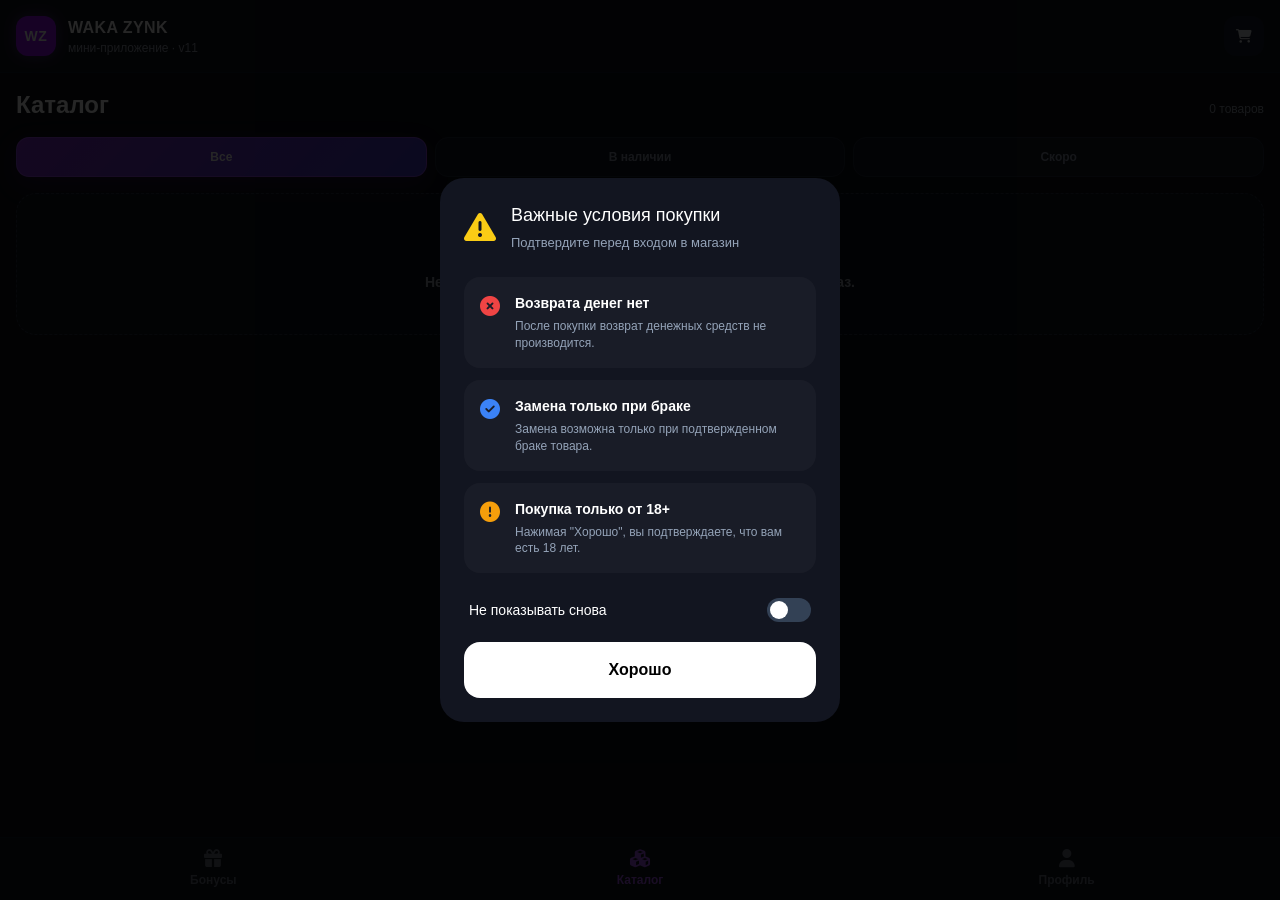
<file: index.html>
<!DOCTYPE html>
<html lang="ru">
<head>
    <meta charset="UTF-8">
    <meta name="viewport" content="width=device-width, initial-scale=1.0, maximum-scale=1.0, user-scalable=no">
    <title>WAKA ZYNK</title>
    <link rel="preconnect" href="https://104-207-76-133.nip.io" crossorigin>
    <link rel="preconnect" href="https://telegram.org" crossorigin>
    <link rel="preconnect" href="https://cdnjs.cloudflare.com" crossorigin>
    <link rel="stylesheet" href="./waka-tailwind.css?v=11">
    <script src="https://telegram.org/js/telegram-web-app.js"></script>
    <link rel="stylesheet" href="https://cdnjs.cloudflare.com/ajax/libs/font-awesome/6.4.0/css/all.min.css">
    <style>
        .success-content {
            background: #121520;
            width: 85%;
            max-width: 360px;
            border-radius: 24px;
            padding: 35px 24px;
            text-align: center;
            color: white;
            font-family: sans-serif;
            box-shadow: 0 10px 30px rgba(0, 0, 0, 0.5);
        }
        .success-icon-circle {
            width: 90px;
            height: 90px;
            background: #10b981;
            border-radius: 50%;
            display: flex;
            justify-content: center;
            align-items: center;
            margin: 0 auto 24px;
            box-shadow: 0 0 20px rgba(16, 185, 129, 0.4);
        }
        .checkmark { color: white; font-size: 45px; font-weight: bold; }
        .success-content h2 { font-size: 24px; margin: 0 0 12px 0; font-weight: 700; }
        .success-content p { font-size: 14px; color: #94a3b8; margin: 0 0 30px 0; line-height: 1.5; }
        .success-buttons { display: flex; gap: 12px; }
        .btn-secondary {
            flex: 1; background: #1e293b; color: #94a3b8; border: none;
            padding: 14px; border-radius: 16px; font-weight: bold; font-size: 15px; cursor: pointer;
        }
        .btn-primary {
            flex: 1; background: #6366f1; color: white; border: none;
            padding: 14px; border-radius: 16px; font-weight: bold; font-size: 15px; cursor: pointer;
            box-shadow: 0 4px 12px rgba(99, 102, 241, 0.3);
        }
        .btn-secondary:active, .btn-primary:active { transform: scale(0.97); }
        body {
            font-family: -apple-system, BlinkMacSystemFont, 'Segoe UI', Roboto, Helvetica, Arial, sans-serif;
            background-color: #0b0e14;
            color: #ffffff;
            -webkit-tap-highlight-color: transparent;
        }
        .active-tab { color: #a855f7; }
        .bottom-sheet { transition: transform 0.3s ease-out; transform: translateY(100%); }
        .bottom-sheet.active { transform: translateY(0); }
        .flavor-btn.selected { border-color: #a855f7; background-color: rgba(168, 85, 247, 0.15); }
        .modal-overlay {
            position: fixed; top: 0; left: 0; width: 100%; height: 100%;
            background: rgba(0, 0, 0, 0.85);
            display: flex; justify-content: center; align-items: center;
            z-index: 10000;
        }
        .terms-content {
            background: #121520; width: 90%; max-width: 400px;
            border-radius: 24px; padding: 24px; color: white; font-family: sans-serif;
        }
        .terms-header { display: flex; align-items: center; gap: 15px; margin-bottom: 25px; }
        .warning-icon { color: #facc15; font-size: 32px; }
        .terms-header h3 { margin: 0; font-size: 18px; }
        .terms-header p { margin: 4px 0 0; font-size: 13px; color: #94a3b8; }
        .terms-list { display: flex; flex-direction: column; gap: 12px; }
        .terms-item {
            display: flex; gap: 15px; padding: 16px; border-radius: 16px;
            background: rgba(255, 255, 255, 0.03);
        }
        .terms-item i { font-size: 20px; margin-top: 3px; }
        .terms-item strong { display: block; font-size: 14px; margin-bottom: 4px; }
        .terms-item p { margin: 0; font-size: 12px; color: #94a3b8; line-height: 1.4; }
        .item-red i { color: #ef4444; }
        .item-blue i { color: #3b82f6; }
        .item-gold i { color: #f59e0b; }
        .terms-footer { margin-top: 25px; }
        .toggle-container {
            display: flex; justify-content: space-between; align-items: center;
            margin-bottom: 20px; padding: 0 5px;
        }
        .toggle-container span { font-size: 14px; color: white; }
        .switch { position: relative; display: inline-block; width: 44px; height: 24px; }
        .switch input { opacity: 0; width: 0; height: 0; }
        .slider {
            position: absolute; cursor: pointer; top: 0; left: 0; right: 0; bottom: 0;
            background-color: #334155; transition: .4s; border-radius: 24px;
        }
        .slider:before {
            position: absolute; content: ""; height: 18px; width: 18px; left: 3px; bottom: 3px;
            background-color: white; transition: .4s; border-radius: 50%;
        }
        input:checked + .slider { background-color: #3b82f6; }
        input:checked + .slider:before { transform: translateX(20px); }
        .btn-confirm {
            width: 100%; border: none; padding: 16px; border-radius: 16px;
            background: #ffffff; color: black; font-weight: bold; font-size: 16px; cursor: pointer;
        }
        .btn-confirm:active { transform: scale(0.98); }
        #btn-admin { display: none; }
        #btn-admin.admin-visible {
            display: flex;
            flex-direction: column;
            align-items: center;
        }
        #admin-panel {
            display: none;
            position: fixed;
            inset: 0;
            z-index: 99999;
            background: #09090b;
            overflow-y: auto;
        }
        #admin-panel.admin-open { display: block; }
        .status-badge {
            font-size: 9px;
            font-weight: 700;
            padding: 2px 8px;
            border-radius: 8px;
            line-height: 1.3;
            white-space: nowrap;
        }
        .status-badge-instock {
            background: rgba(16, 185, 129, 0.2);
            color: #34d399;
            border: 1px solid rgba(16, 185, 129, 0.35);
        }
        .status-badge-soon {
            background: rgba(245, 158, 11, 0.2);
            color: #fbbf24;
            border: 1px solid rgba(245, 158, 11, 0.35);
        }
        .status-badge-outofstock {
            background: rgba(239, 68, 68, 0.2);
            color: #f87171;
            border: 1px solid rgba(239, 68, 68, 0.35);
        }
        .product-card-outofstock {
            opacity: 0.55;
        }
        .product-card-outofstock .product-card-title {
            text-decoration: line-through;
            color: #9ca3af;
        }
        .product-card-soon {
            opacity: 0.9;
        }
        .catalog-filter {
            flex: 1;
            border: 1px solid #20283a;
            background: #121824;
            color: #8b95a7;
            padding: 10px 8px;
            border-radius: 13px;
            font-size: 12px;
            font-weight: 700;
            transition: 0.2s ease;
        }
        .catalog-filter.active {
            color: #fff;
            border-color: rgba(168, 85, 247, 0.7);
            background: linear-gradient(135deg, rgba(147, 51, 234, 0.9), rgba(79, 70, 229, 0.9));
            box-shadow: 0 8px 24px rgba(126, 34, 206, 0.2);
        }
        .app-page {
            display: none;
            position: fixed;
            inset: 0;
            z-index: 80;
            overflow-y: auto;
            background:
                radial-gradient(circle at 90% -10%, rgba(126, 34, 206, 0.2), transparent 35%),
                #0b0e14;
        }
        .app-page.open { display: block; }
        .page-shell { width: 100%; max-width: 520px; margin: 0 auto; padding: 18px 16px 36px; }
        .page-header {
            display: flex;
            align-items: center;
            gap: 12px;
            position: sticky;
            top: 0;
            z-index: 2;
            padding: 8px 0 18px;
            background: linear-gradient(#0b0e14 75%, transparent);
        }
        .page-back {
            width: 40px;
            height: 40px;
            border-radius: 13px;
            border: 1px solid #232b3d;
            background: #151b27;
            color: #fff;
        }
        .menu-card {
            width: 100%;
            display: flex;
            align-items: center;
            gap: 13px;
            padding: 15px;
            border: 1px solid #20283a;
            border-radius: 18px;
            background: #121824;
            text-align: left;
        }
        .menu-card-icon {
            width: 42px;
            height: 42px;
            border-radius: 13px;
            display: flex;
            align-items: center;
            justify-content: center;
            color: #c084fc;
            background: rgba(126, 34, 206, 0.18);
        }
        .admin-stat-card {
            min-height: 116px;
            border: 1px solid #20283a;
            border-radius: 20px;
            padding: 15px;
            background: linear-gradient(145deg, #151b27, #10151f);
        }
        .admin-tab {
            min-width: max-content;
            padding: 10px 14px;
            border-radius: 12px;
            color: #7f899c;
            font-size: 12px;
            font-weight: 800;
        }
        .admin-tab.active { color: #fff; background: #7c3aed; }
        .admin-order-filter {
            min-width: max-content;
            padding: 8px 12px;
            border-radius: 999px;
            border: 1px solid #283144;
            color: #8b95a7;
            font-size: 11px;
            font-weight: 700;
        }
        .admin-order-filter.active {
            color: #fff;
            border-color: rgba(168, 85, 247, 0.6);
            background: rgba(126, 34, 206, 0.28);
        }
        .order-card {
            border: 1px solid #20283a;
            border-radius: 18px;
            padding: 15px;
            background: #121824;
        }
        .empty-state {
            padding: 42px 20px;
            border: 1px dashed #283144;
            border-radius: 20px;
            color: #778196;
            text-align: center;
            background: rgba(18, 24, 36, 0.55);
        }
    </style>
</head>
<body class="select-none overflow-x-hidden pb-24">

    <div id="terms-modal" class="modal-overlay">
        <div class="terms-content">
            <div class="terms-header">
                <i class="fa-solid fa-triangle-exclamation warning-icon"></i>
                <div>
                    <h3>Важные условия покупки</h3>
                    <p>Подтвердите перед входом в магазин</p>
                </div>
            </div>
            <div class="terms-list">
                <div class="terms-item item-red">
                    <i class="fa-solid fa-circle-xmark"></i>
                    <div>
                        <strong>Возврата денег нет</strong>
                        <p>После покупки возврат денежных средств не производится.</p>
                    </div>
                </div>
                <div class="terms-item item-blue">
                    <i class="fa-solid fa-circle-check"></i>
                    <div>
                        <strong>Замена только при браке</strong>
                        <p>Замена возможна только при подтвержденном браке товара.</p>
                    </div>
                </div>
                <div class="terms-item item-gold">
                    <i class="fa-solid fa-circle-exclamation"></i>
                    <div>
                        <strong>Покупка только от 18+</strong>
                        <p>Нажимая "Хорошо", вы подтверждаете, что вам есть 18 лет.</p>
                    </div>
                </div>
            </div>
            <div class="terms-footer">
                <div class="toggle-container">
                    <span>Не показывать снова</span>
                    <label class="switch">
                        <input type="checkbox" id="dont-show-again">
                        <span class="slider round"></span>
                    </label>
                </div>
                <button class="btn-confirm" onclick="closeTermsModal()">Хорошо</button>
            </div>
        </div>
    </div>

    <header class="p-4 flex items-center justify-between border-b border-gray-900 bg-[#0f131c] sticky top-0 z-30">
        <div class="flex items-center space-x-3">
            <div class="w-10 h-10 rounded-xl bg-purple-600 flex items-center justify-center font-bold text-sm tracking-wider shadow-[0_0_15px_rgba(168,85,247,0.4)]">WZ</div>
            <div>
                <h1 class="font-bold text-base tracking-wide">WAKA ZYNK</h1>
                <p class="text-xs text-gray-400">мини-приложение · v11</p>
            </div>
        </div>
        <button onclick="toggleCart()" class="relative w-10 h-10 rounded-xl bg-[#171e2c] flex items-center justify-center text-gray-300 active:scale-95 transition-transform cursor-pointer">
            <i class="fa-solid fa-shopping-cart text-sm"></i>
            <span id="cart-count" class="hidden absolute -top-1 -right-1 bg-purple-600 text-[10px] font-bold w-5 h-5 rounded-full border-2 border-[#0f131c] flex items-center justify-center">0</span>
        </button>
    </header>

    <div id="cart-modal" class="hidden fixed inset-0 bg-black/90 backdrop-blur-sm z-50 p-4 flex items-center justify-center">
        <div class="bg-[#131924] w-full max-w-md rounded-3xl p-6 border border-gray-800 flex flex-col max-h-[80vh]">
            <div class="flex justify-between items-center mb-4">
                <h2 class="text-xl font-bold">Ваш заказ</h2>
                <button onclick="toggleCart()" class="text-gray-500 text-2xl hover:text-white">&times;</button>
            </div>
            <div id="cart-items" class="flex-1 overflow-y-auto space-y-3 pr-1"></div>
            <div class="border-t border-gray-800 mt-4 pt-4 space-y-4">
                <div class="flex justify-between font-bold text-lg">
                    <span>Итого по товарам:</span>
                    <span><span id="cart-total">0</span> сом</span>
                </div>
                <button onclick="openOrderCheckout()" class="w-full bg-purple-600 font-bold py-4 rounded-2xl text-center cursor-pointer active:scale-98 transition-transform">Перейти к оформлению</button>
            </div>
        </div>
    </div>

    <div id="details-back" class="hidden fixed inset-0 bg-black/60 backdrop-blur-xs z-50 flex items-end justify-center" onclick="closeDetails(event)">
        <div id="details-sheet" class="bottom-sheet bg-[#131924] w-full max-w-md rounded-t-3xl border-t border-gray-800 p-6 space-y-5 overflow-y-auto max-h-[90vh]" onclick="event.stopPropagation()">
            <div class="w-12 h-1 bg-gray-700 rounded-full mx-auto mb-2" onclick="closeDetailsForce()"></div>
            <div class="flex justify-between items-start">
                <div>
                    <h2 id="detail-name" class="text-2xl font-black tracking-wide"></h2>
                    <div class="flex items-center gap-3 mt-1">
                        <span id="detail-price" class="text-2xl font-black text-white"></span>
                        <span class="text-sm text-gray-400">сом</span>
                        <span id="detail-old-price" class="text-sm line-through text-gray-500"></span>
                    </div>
                    <div id="detail-status" class="text-[11px] font-bold text-emerald-400 mt-1"></div>
                </div>
                <button onclick="closeDetailsForce()" class="w-8 h-8 rounded-full bg-[#1e2638] flex items-center justify-center text-gray-400">&times;</button>
            </div>
            <div class="space-y-2">
                <h3 class="text-sm font-bold text-gray-300">Выберите вкус</h3>
                <div id="flavors-grid" class="grid grid-cols-2 gap-2"></div>
            </div>
            <div class="flex items-center justify-between bg-[#0b0e14] p-4 rounded-2xl border border-gray-900">
                <span class="text-sm font-medium text-gray-400">Количество</span>
                <div class="flex items-center space-x-4">
                    <button onclick="changeDetailQty(-1)" class="w-8 h-8 rounded-lg bg-[#171e2c] flex items-center justify-center font-bold text-lg active:scale-90">-</button>
                    <span id="detail-qty" class="text-base font-bold">1</span>
                    <button onclick="changeDetailQty(1)" class="w-8 h-8 rounded-lg bg-[#171e2c] flex items-center justify-center font-bold text-lg active:scale-90">+</button>
                </div>
            </div>
            <div class="flex gap-2 pt-2">
                <button id="detail-buy-btn" onclick="addSelectedToCart()" class="w-full bg-purple-600 disabled:bg-gray-800 disabled:text-gray-500 text-white font-bold py-4 rounded-2xl cursor-pointer text-center transition-all">
                    <i class="fa-solid fa-shopping-cart mr-2"></i>В корзину
                </button>
            </div>
        </div>
    </div>

    <div id="checkout-back" class="hidden fixed inset-0 bg-black/60 backdrop-blur-xs z-50 flex items-end justify-center" onclick="closeCheckout(event)">
        <div id="checkout-sheet" class="bottom-sheet bg-[#131924] w-full max-w-md rounded-t-3xl border-t border-gray-800 p-6 space-y-5 overflow-y-auto max-h-[95vh]" onclick="event.stopPropagation()">
            <div class="w-12 h-1 bg-gray-700 rounded-full mx-auto mb-2" onclick="closeCheckoutForce()"></div>
            <div class="flex justify-between items-center">
                <h2 class="text-xl font-bold tracking-wide">Оформление заказа</h2>
                <button onclick="closeCheckoutForce()" class="w-8 h-8 rounded-full bg-[#1e2638] flex items-center justify-center text-gray-400">&times;</button>
            </div>
            <div class="space-y-1">
                <input type="tel" id="checkout-phone" value="+996" class="w-full bg-[#121824] border border-pink-500/40 rounded-xl py-3.5 px-4 text-base font-medium text-white focus:outline-none focus:border-purple-500 transition-all">
            </div>
            <div class="space-y-1.5">
                <label class="text-[11px] font-bold text-gray-400 uppercase tracking-wider flex items-center gap-1.5"><i class="fa-solid fa-location-dot"></i> Адрес доставки</label>
                <input type="text" id="checkout-address" placeholder="Введите адрес" class="w-full bg-[#171e2c] border border-gray-800 rounded-xl py-3.5 px-4 text-sm text-white focus:outline-none focus:border-purple-500">
            </div>
            <div class="space-y-1.5">
                <label class="text-[11px] font-bold text-gray-400 uppercase tracking-wider flex items-center gap-1.5"><i class="fa-solid fa-calendar-days"></i> Дата</label>
                <div id="checkout-date-box" class="w-full bg-[#171e2c] border border-gray-800 rounded-xl py-3.5 px-4 text-sm text-white font-medium"></div>
            </div>
            <div class="space-y-1.5">
                <label class="text-[11px] font-bold text-gray-400 uppercase tracking-wider flex items-center gap-1.5"><i class="fa-solid fa-clock"></i> Время</label>
                <div id="checkout-time-box" class="w-full bg-[#171e2c] border border-gray-800 rounded-xl py-3.5 px-4 text-sm text-white font-medium text-center"></div>
            </div>
            <div class="bg-[#0b0e14] p-4 rounded-2xl border border-gray-900 space-y-2.5">
                <div class="flex justify-between text-sm text-gray-400">
                    <span>Товары</span>
                    <span class="text-white font-medium"><span id="summary-subtotal">0</span> сом</span>
                </div>
                <div class="flex justify-between text-sm text-gray-400">
                    <span class="flex items-center gap-1"><i class="fa-solid fa-rotate-left text-xs"></i> Скидка колеса</span>
                    <span class="text-emerald-400 font-medium">-<span id="summary-discount">0</span> сом</span>
                </div>
                <div class="border-t border-gray-900 my-1"></div>
                <div class="flex justify-between items-baseline">
                    <span class="font-bold text-base">Итого</span>
                    <span class="text-xl font-black text-white"><span id="summary-total">0</span> сом</span>
                </div>
            </div>
            <button onclick="submitOrderFinal()" class="w-full bg-[#273043] hover:bg-purple-600 text-gray-300 hover:text-white font-bold py-4 rounded-2xl cursor-pointer text-center transition-all flex items-center justify-center gap-2">
                <i class="fa-solid fa-check"></i> Подтвердить заказ
            </button>
        </div>
    </div>

    <main id="tab-catalog" class="p-4 space-y-4">
        <div class="flex items-baseline justify-between">
            <h2 class="text-2xl font-bold">Каталог</h2>
            <span id="product-count" class="text-xs text-gray-400">1 товар</span>
        </div>
        <div class="flex gap-2" id="catalog-filters">
            <button class="catalog-filter active" data-catalog-filter="all">Все</button>
            <button class="catalog-filter" data-catalog-filter="instock">В наличии</button>
            <button class="catalog-filter" data-catalog-filter="soon">Скоро</button>
        </div>
        <div id="catalog-grid" class="grid grid-cols-2 gap-3"></div>
    </main>

    <main id="tab-bonuses" class="p-4 hidden space-y-6 text-center">
        <div class="text-left">
            <h2 class="text-2xl font-bold">Колесо Фортуны</h2>
            <p class="text-xs text-gray-400 mt-1">Испытай удачу раз в сутки и выигрывай бонусы на баланс!</p>
        </div>
        <div class="bg-[#121824] p-4 rounded-2xl border border-emerald-500/20 text-left">
            <p class="text-xs text-gray-400">Активные бонусы</p>
            <p class="text-2xl font-black text-emerald-400 mt-1"><span id="wheel-active-bonuses">0</span> <span class="text-sm font-normal text-gray-400">сом</span></p>
            <p id="wheel-bonus-expiry" class="text-[10px] text-gray-500 mt-1">Бонусы действуют 24 часа с момента выигрыша</p>
        </div>
        <div class="relative w-76 h-76 mx-auto my-4 flex items-center justify-center">
            <div class="absolute top-0 w-0 h-0 border-l-[15px] border-l-transparent border-r-[15px] border-r-transparent border-t-[25px] border-t-purple-500 z-30 filter drop-shadow-[0_2px_5px_rgba(0,0,0,0.5)]"></div>
            <canvas id="wheelCanvas" width="290" height="290" class="rounded-full shadow-[0_0_30px_rgba(168,85,247,0.25)] border-4 border-[#171e2c] transition-transform duration-5000 ease-out"></canvas>
            <div class="absolute w-14 h-14 bg-[#0b0e14] border-2 border-purple-500 rounded-full text-white font-black flex items-center justify-center text-[10px]">ZYNK</div>
        </div>
        <button onclick="spinWheel()" id="spin-btn" class="w-full max-w-sm bg-gradient-to-r from-purple-600 to-indigo-600 font-bold py-4 rounded-2xl shadow-[0_4px_15px_rgba(168,85,247,0.3)] disabled:from-gray-800 disabled:to-gray-800 disabled:text-gray-500 disabled:cursor-not-allowed transition-all cursor-pointer">
            ⚡ Крутить!
        </button>
        <div class="bg-[#121824] p-4 rounded-3xl border border-gray-900 text-left space-y-3">
            <h3 class="text-sm font-bold text-gray-400 px-1">Возможные призы:</h3>
            <div class="space-y-3">
                <div class="flex items-center justify-between bg-[#171e2c] p-2.5 rounded-xl">
                    <div class="flex items-center space-x-3"><div class="w-8 h-8 rounded-lg bg-purple-600/20 border border-purple-500/30 flex items-center justify-center text-purple-400 text-xs font-bold">50</div><span class="text-sm font-bold">50 сом</span></div>
                    <div class="flex items-center space-x-2 flex-1 justify-end max-w-[60%]"><div class="w-full bg-gray-800 h-2 rounded-full overflow-hidden"><div class="bg-purple-600 h-full rounded-full" style="width: 65%"></div></div><span class="text-xs text-gray-400 font-bold min-w-8 text-right">65%</span></div>
                </div>
                <div class="flex items-center justify-between bg-[#171e2c] p-2.5 rounded-xl">
                    <div class="flex items-center space-x-3"><div class="w-8 h-8 rounded-lg bg-purple-600/20 border border-purple-500/30 flex items-center justify-center text-purple-400 text-xs font-bold">100</div><span class="text-sm font-bold">100 сом</span></div>
                    <div class="flex items-center space-x-2 flex-1 justify-end max-w-[60%]"><div class="w-full bg-gray-800 h-2 rounded-full overflow-hidden"><div class="bg-purple-600 h-full rounded-full" style="width: 20%"></div></div><span class="text-xs text-gray-400 font-bold min-w-8 text-right">20%</span></div>
                </div>
                <div class="flex items-center justify-between bg-[#171e2c] p-2.5 rounded-xl">
                    <div class="flex items-center space-x-3"><div class="w-8 h-8 rounded-lg bg-purple-600/20 border border-purple-500/30 flex items-center justify-center text-purple-400 text-xs font-bold">300</div><span class="text-sm font-bold">300 сом</span></div>
                    <div class="flex items-center space-x-2 flex-1 justify-end max-w-[60%]"><div class="w-full bg-gray-800 h-2 rounded-full overflow-hidden"><div class="bg-purple-600 h-full rounded-full" style="width: 10%"></div></div><span class="text-xs text-gray-400 font-bold min-w-8 text-right">10%</span></div>
                </div>
                <div class="flex items-center justify-between bg-[#171e2c] p-2.5 rounded-xl">
                    <div class="flex items-center space-x-3"><div class="w-8 h-8 rounded-lg bg-purple-600/20 border border-purple-500/30 flex items-center justify-center text-purple-400 text-xs font-bold">500</div><span class="text-sm font-bold">500 сом</span></div>
                    <div class="flex items-center space-x-2 flex-1 justify-end max-w-[60%]"><div class="w-full bg-gray-800 h-2 rounded-full overflow-hidden"><div class="bg-amber-500 h-full rounded-full" style="width: 5%"></div></div><span class="text-xs text-gray-400 font-bold min-w-8 text-right">5%</span></div>
                </div>
            </div>
        </div>
    </main>

    <main id="tab-profile" class="p-4 hidden space-y-4">
        <div class="flex items-center space-x-4 bg-gradient-to-br from-[#171e2c] to-[#10151f] p-4 rounded-3xl border border-purple-500/15">
            <div id="user-avatar" class="w-16 h-16 rounded-2xl bg-purple-600 flex items-center justify-center text-xl font-bold overflow-hidden shrink-0"><i class="fa-solid fa-user"></i></div>
            <div class="min-w-0">
                <h3 id="user-name" class="font-bold text-base">Пользователь</h3>
                <p id="user-username" class="text-xs text-purple-400 mt-0.5">@telegram</p>
                <p id="user-id" class="text-[11px] text-gray-500 mt-1">Telegram ID: 000000000</p>
            </div>
        </div>
        <div class="grid grid-cols-2 gap-3">
            <div class="bg-[#121824] p-4 rounded-2xl border border-gray-900">
                <div class="w-9 h-9 rounded-xl bg-blue-500/15 text-blue-400 flex items-center justify-center mb-4"><i class="fa-solid fa-box"></i></div>
                <p class="text-[11px] text-gray-400">Всего заказов</p>
                <p id="profile-orders-count" class="text-2xl font-black mt-1">0</p>
            </div>
            <div class="bg-[#121824] p-4 rounded-2xl border border-gray-900">
                <div class="w-9 h-9 rounded-xl bg-emerald-500/15 text-emerald-400 flex items-center justify-center mb-4"><i class="fa-solid fa-wallet"></i></div>
                <p class="text-[11px] text-gray-400">Активные бонусы</p>
                <p class="text-2xl font-black mt-1"><span id="user-balance">0</span> <span class="text-xs font-normal text-gray-400">сом</span></p>
            </div>
        </div>
        <div class="bg-[#121824] p-4 rounded-2xl border border-gray-900">
            <div class="flex justify-between items-center">
                <p class="text-xs text-gray-400">Срок действия бонусов</p>
                <i class="fa-regular fa-clock text-purple-400"></i>
            </div>
            <p id="profile-bonus-expiry" class="text-[11px] text-gray-500 mt-2"></p>
        </div>
        <div class="space-y-3">
            <button onclick="openAppPage('orders-page')" class="menu-card">
                <span class="menu-card-icon"><i class="fa-solid fa-receipt"></i></span>
                <span class="flex-1"><strong class="text-sm block">История заказов</strong><small class="text-gray-500">Все ваши покупки и статусы</small></span>
                <i class="fa-solid fa-chevron-right text-xs text-gray-600"></i>
            </button>
            <button onclick="openReferralPage()" class="menu-card">
                <span class="menu-card-icon"><i class="fa-solid fa-user-group"></i></span>
                <span class="flex-1"><strong class="text-sm block">Реферальная программа</strong><small class="text-gray-500">Приглашайте друзей и получайте бонусы</small></span>
                <i class="fa-solid fa-chevron-right text-xs text-gray-600"></i>
            </button>
        </div>
    </main>

    <section id="orders-page" class="app-page">
        <div class="page-shell">
            <div class="page-header">
                <button class="page-back" onclick="closeAppPage('orders-page')"><i class="fa-solid fa-arrow-left"></i></button>
                <div><h2 class="text-xl font-black">История заказов</h2><p class="text-xs text-gray-500">Ваши последние покупки</p></div>
            </div>
            <div id="orders-history-list" class="space-y-3"></div>
        </div>
    </section>

    <section id="referral-page" class="app-page">
        <div class="page-shell">
            <div class="page-header">
                <button class="page-back" onclick="closeAppPage('referral-page')"><i class="fa-solid fa-arrow-left"></i></button>
                <div><h2 class="text-xl font-black">Реферальная программа</h2><p class="text-xs text-gray-500">Бонусы вместе с друзьями</p></div>
            </div>
            <div class="rounded-3xl p-6 border border-purple-500/20 bg-gradient-to-br from-purple-700/30 to-indigo-900/20 text-center">
                <div class="w-16 h-16 rounded-2xl bg-purple-500/20 text-purple-300 flex items-center justify-center text-2xl mx-auto"><i class="fa-solid fa-gift"></i></div>
                <h3 class="text-2xl font-black mt-5">Приглашай друзей</h3>
                <p class="text-sm text-gray-400 mt-2">Делитесь своей ссылкой и получайте бонусы за активных друзей.</p>
            </div>
            <div class="grid grid-cols-2 gap-3 mt-4">
                <div class="admin-stat-card"><p class="text-xs text-gray-500">Приглашено</p><p id="referral-invited" class="text-3xl font-black mt-3">0</p><p class="text-[10px] text-gray-600 mt-1">друзей</p></div>
                <div class="admin-stat-card"><p class="text-xs text-gray-500">Заработано</p><p id="referral-earned" class="text-3xl font-black mt-3">0</p><p class="text-[10px] text-gray-600 mt-1">сом</p></div>
            </div>
            <div class="mt-4 bg-[#121824] border border-gray-800 rounded-2xl p-4">
                <p class="text-xs text-gray-500 mb-2">Ваша реферальная ссылка</p>
                <div class="flex gap-2">
                    <input id="referral-link" readonly class="min-w-0 flex-1 bg-[#0b0e14] border border-gray-800 rounded-xl px-3 text-xs text-gray-300">
                    <button onclick="copyReferralLink()" class="w-12 h-12 rounded-xl bg-purple-600"><i class="fa-regular fa-copy"></i></button>
                </div>
                <button onclick="shareReferralLink()" class="w-full mt-3 py-3.5 rounded-xl bg-white text-black font-bold text-sm"><i class="fa-solid fa-share-nodes mr-2"></i>Поделиться</button>
            </div>
        </div>
    </section>

    <nav class="fixed bottom-0 inset-x-0 bg-[#0f131c]/95 backdrop-blur-md border-t border-gray-900 flex justify-around py-3 text-gray-500 text-xs font-semibold z-40">
        <button onclick="switchTab('bonuses')" id="btn-bonuses" class="flex flex-col items-center space-y-1 w-20"><i class="fa-solid fa-gift text-lg"></i><span>Бонусы</span></button>
        <button onclick="switchTab('catalog')" id="btn-catalog" class="flex flex-col items-center space-y-1 w-20 active-tab"><i class="fa-solid fa-cubes text-lg"></i><span>Каталог</span></button>
        <button onclick="switchTab('profile')" id="btn-profile" class="flex flex-col items-center space-y-1 w-20"><i class="fa-solid fa-user text-lg"></i><span>Профиль</span></button>
        <button id="btn-admin" onclick="openAdminPanel()" class="flex flex-col items-center space-y-1 w-20"><i class="fa-solid fa-shield-halved text-lg"></i><span>Админ</span></button>
    </nav>

    <div id="success-modal" class="modal-overlay" style="display: none;">
        <div class="success-content">
            <div class="success-icon-circle"><span class="checkmark">✓</span></div>
            <h2>Заказ оформлен!</h2>
            <p>Детали и инструкция по оплате отправлены в чат с ботом</p>
            <div class="success-buttons">
                <button class="btn-secondary" onclick="location.reload()">В магазин</button>
                <button class="btn-primary" onclick="triggerTelegramSend()">Открыть бота</button>
            </div>
        </div>
    </div>

    <!-- Админ-панель -->
    <div id="admin-panel">
        <div class="p-4 max-w-xl mx-auto pb-10">
            <div class="flex items-center justify-between mb-5 pt-1">
                <div><p class="text-xs text-purple-400 font-bold uppercase tracking-widest">WAKA ZYNK</p><h2 class="text-2xl font-black mt-1">Админ-панель</h2></div>
                <button id="btn-admin-close" class="w-10 h-10 rounded-xl bg-zinc-900 text-zinc-400 hover:text-white text-xl">&times;</button>
            </div>
            <div id="admin-stats" class="grid grid-cols-2 gap-3 mb-5"></div>
            <div id="admin-tabs" class="flex gap-2 overflow-x-auto bg-[#10151f] border border-gray-900 rounded-2xl p-1.5 mb-5">
                <button class="admin-tab active" data-admin-tab="orders">Заказы</button>
                <button class="admin-tab" data-admin-tab="stats">Статистика</button>
                <button class="admin-tab" data-admin-tab="products">Товары</button>
                <button class="admin-tab" data-admin-tab="users">Юзеры</button>
                <button class="admin-tab" data-admin-tab="broadcast">Рассылка</button>
                <button class="admin-tab" data-admin-tab="contest">Конкурс</button>
                <button class="admin-tab" data-admin-tab="payment">Оплата</button>
            </div>
            <div id="admin-content"></div>
        </div>
    </div>

    <script>
        const tg = window.Telegram?.WebApp || {};
        if (typeof tg.expand === 'function') tg.expand();

        const API_BASE = 'https://104-207-76-133.nip.io/api';
        const ADMIN_IDS = new Set(['6466044615', '8729059527']);

        const DEFAULT_PRODUCTS = [
            {
                id: 1,
                name: "ET 35000",
                price: 2300,
                oldPrice: 2500,
                discount: "-8%",
                status: "instock",
                img: "https://picsum.photos/id/20/300/300",
                flavors: [
                    { name: "Мята", stock: 4 },
                    { name: "Гавайский Лимонад", stock: 8 },
                    { name: "Клубника Малина", stock: 9 },
                    { name: "Черника Малина Ментол", stock: 8 },
                    { name: "Кислое Яблоко Карамель", stock: 6 },
                    { name: "Лимонная Ледяная Кола", stock: 5 },
                    { name: "Сакура виноград", stock: 4 },
                    { name: "Ледяной Мокко", stock: 5 }
                ]
            }
        ];

        const BONUS_TTL_MS = 24 * 60 * 60 * 1000;
        let products = [];
        let currentBalance = 0;
        let serverBonusEntries = [];
        let pendingBonusEntries = [];
        let bonusExpiryTimer = null;
        let cart = JSON.parse(localStorage.getItem('waka_cart')) || [];
        let currentProduct = null;
        let selectedFlavor = null;
        let currentDetailQty = 1;
        let globalOrderData = null;
        let currentCatalogFilter = 'all';
        let currentAdminTab = 'orders';
        let currentAdminOrderFilter = 'all';
        let adminOrderSearch = '';
        let adminOrders = [];
        let adminUsers = [];
        let adminStatsData = {};
        let adminLowStock = [];
        let adminAudit = [];
        let adminBroadcasts = [];
        let adminContests = [];
        let adminActiveContest = null;
        let adminBroadcastText = '';
        let adminContestTitle = 'Реферальный конкурс';
        let adminOrderMessageTemplate = '';
        let adminDefaultOrderMessageTemplate = '';
        let adminOrderQrUrl = '';
        let adminUserSearch = '';
        let selectedAdminUserId = null;
        let broadcastPollTimer = null;
        let catalogLoading = true;

        async function apiRequest(path, options = {}) {
            const { timeoutMs = 12000, ...fetchOptions } = options;
            const headers = new Headers(fetchOptions.headers || {});
            headers.set('X-Telegram-Init-Data', tg.initData || '');
            if (fetchOptions.body && !(fetchOptions.body instanceof FormData)) {
                headers.set('Content-Type', 'application/json');
            }
            const controller = new AbortController();
            const timer = setTimeout(() => controller.abort(), timeoutMs);
            try {
                const response = await fetch(API_BASE + path, {
                    ...fetchOptions,
                    headers,
                    signal: fetchOptions.signal || controller.signal
                });
                const data = await response.json().catch(() => ({}));
                if (!response.ok) {
                    throw new Error(data.detail || 'Ошибка соединения с сервером');
                }
                return data;
            } catch (error) {
                if (error.name === 'AbortError') {
                    throw new Error('Сервер отвечает слишком долго');
                }
                throw error;
            } finally {
                clearTimeout(timer);
            }
        }

        function getDefaultProducts() {
            return JSON.parse(JSON.stringify(DEFAULT_PRODUCTS));
        }

        function decodeBase64Json(param) {
            if (!param || !String(param).trim()) return null;
            try {
                const normalized = param.replace(/-/g, '+').replace(/_/g, '/');
                const binary = atob(normalized);
                const bytes = Uint8Array.from(binary, ch => ch.charCodeAt(0));
                const json = new TextDecoder().decode(bytes);
                return JSON.parse(json);
            } catch (e) {
                console.error('Ошибка декодирования параметра:', e);
                return null;
            }
        }

        function loadBonusesFromBot() {
            const data = decodeBase64Json(new URLSearchParams(window.location.search).get('bonuses'));
            if (!data || !Array.isArray(data.entries)) return [];
            return data.entries
                .map(entry => ({
                    amount: parseInt(entry.amount, 10) || 0,
                    timestamp: parseInt(entry.timestamp, 10) || 0
                }))
                .filter(entry => entry.amount > 0 && entry.timestamp > 0);
        }

        function getPendingBonusesKey() {
            const userId = getTelegramUserId() || getCurrentProfileUser().id;
            return userId ? `waka_pending_bonuses_${userId}` : 'waka_pending_bonuses';
        }

        function loadPendingBonuses() {
            try {
                const raw = localStorage.getItem(getPendingBonusesKey());
                const data = raw ? JSON.parse(raw) : [];
                if (!Array.isArray(data)) return [];
                return data
                    .map(entry => ({
                        amount: parseInt(entry.amount, 10) || 0,
                        timestamp: parseInt(entry.timestamp, 10) || 0
                    }))
                    .filter(entry => entry.amount > 0 && entry.timestamp > 0);
            } catch (e) {
                return [];
            }
        }

        function savePendingBonuses() {
            localStorage.setItem(getPendingBonusesKey(), JSON.stringify(pendingBonusEntries));
        }

        function isBonusEntryActive(entry, nowMs = Date.now()) {
            return entry.timestamp > 0 && nowMs - entry.timestamp < BONUS_TTL_MS;
        }

        function getActiveBonusEntries() {
            const nowMs = Date.now();
            const combined = [...serverBonusEntries, ...pendingBonusEntries];
            const seen = new Set();
            const active = [];
            combined.forEach(entry => {
                if (!isBonusEntryActive(entry, nowMs)) return;
                const key = `${entry.timestamp}:${entry.amount}`;
                if (seen.has(key)) return;
                seen.add(key);
                active.push(entry);
            });
            return active.sort((a, b) => a.timestamp - b.timestamp);
        }

        function getActiveBonusBalance() {
            return getActiveBonusEntries().reduce((sum, entry) => sum + entry.amount, 0);
        }

        function getNearestBonusExpiryText() {
            const active = getActiveBonusEntries();
            if (!active.length) return 'Нет активных бонусов';
            const nowMs = Date.now();
            const nearest = active.reduce((min, entry) => {
                const remaining = BONUS_TTL_MS - (nowMs - entry.timestamp);
                return remaining < min ? remaining : min;
            }, Infinity);
            if (nearest <= 0) return 'Бонусы скоро сгорят';
            const hours = Math.floor(nearest / (1000 * 60 * 60));
            const minutes = Math.floor((nearest % (1000 * 60 * 60)) / (1000 * 60));
            return `Ближайшее сгорание через ${hours} ч. ${minutes} мин.`;
        }

        function pruneExpiredBonuses() {
            const nowMs = Date.now();
            pendingBonusEntries = pendingBonusEntries.filter(entry => isBonusEntryActive(entry, nowMs));
            savePendingBonuses();
        }

        function refreshBonusUI() {
            pruneExpiredBonuses();
            currentBalance = getActiveBonusBalance();
            const balanceText = String(currentBalance);
            const userBalanceEl = document.getElementById('user-balance');
            const wheelBalanceEl = document.getElementById('wheel-active-bonuses');
            if (userBalanceEl) userBalanceEl.innerText = balanceText;
            if (wheelBalanceEl) wheelBalanceEl.innerText = balanceText;

            const expiryText = getNearestBonusExpiryText();
            const profileExpiryEl = document.getElementById('profile-bonus-expiry');
            const wheelExpiryEl = document.getElementById('wheel-bonus-expiry');
            if (profileExpiryEl) profileExpiryEl.innerText = expiryText;
            if (wheelExpiryEl) {
                wheelExpiryEl.innerText = currentBalance > 0
                    ? expiryText
                    : 'Бонусы действуют 24 часа с момента выигрыша';
            }
        }

        function initBonusSystem() {
            serverBonusEntries = loadBonusesFromBot();
            pendingBonusEntries = loadPendingBonuses();
            refreshBonusUI();
            if (bonusExpiryTimer) clearInterval(bonusExpiryTimer);
            bonusExpiryTimer = setInterval(refreshBonusUI, 60000);
        }

        function addWheelBonus(amount) {
            pendingBonusEntries.push({ amount: parseInt(amount, 10) || 0, timestamp: Date.now() });
            savePendingBonuses();
            refreshBonusUI();
        }

        function getUnsyncedBonusesPayload() {
            const nowMs = Date.now();
            return pendingBonusEntries
                .filter(entry => isBonusEntryActive(entry, nowMs))
                .map(entry => ({
                    amount: entry.amount,
                    timestamp: entry.timestamp
                }));
        }

        function clearPendingBonusesAfterSync() {
            pendingBonusEntries = [];
            savePendingBonuses();
        }

        function cacheCatalog(data) {
            if (!Array.isArray(data) || !data.length) return;
            try {
                localStorage.setItem('waka_catalog_cache', JSON.stringify(data));
                localStorage.setItem('waka_catalog_cache_time', String(Date.now()));
            } catch (e) {}
        }

        function loadCachedCatalog() {
            try {
                const data = JSON.parse(localStorage.getItem('waka_catalog_cache') || 'null');
                return Array.isArray(data) && data.length ? data : null;
            } catch (e) {
                return null;
            }
        }

        function loadCatalogFromUrl() {
            const b64 = new URLSearchParams(window.location.search).get('catalog');
            if (b64 && String(b64).trim()) {
                try {
                    const normalized = b64.replace(/-/g, '+').replace(/_/g, '/');
                    const binary = atob(normalized);
                    const bytes = Uint8Array.from(binary, ch => ch.charCodeAt(0));
                    const data = JSON.parse(new TextDecoder().decode(bytes));
                    if (Array.isArray(data) && data.length > 0) {
                        cacheCatalog(data);
                        return data;
                    }
                } catch (e) {
                    console.error('Ошибка чтения каталога от бота:', e);
                }
            }
            return null;
        }

        function loadProductsImmediately() {
            const initialProducts = loadCatalogFromUrl() || loadCachedCatalog();
            catalogLoading = !initialProducts;
            return initialProducts || [];
        }

        async function refreshProductsFromApi() {
            try {
                const apiData = await apiRequest('/catalog', { timeoutMs: 4000 });
                const freshProducts = apiData.products;
                catalogLoading = false;
                if (!Array.isArray(freshProducts) || !freshProducts.length) {
                    if (!products.length) renderProducts();
                    return;
                }
                cacheCatalog(freshProducts);
                if (JSON.stringify(freshProducts) === JSON.stringify(products)) {
                    renderProducts();
                    return;
                }
                products = freshProducts;
                products.forEach(product => {
                    normalizeProductPrices(product);
                    product.status = normalizeProductStatus(product);
                });
                renderProducts();
                refreshOpenDetails();
                if (isAdminPanelOpen()) renderAdminPanel();
            } catch (e) {
                catalogLoading = false;
                if (!products.length) renderProducts();
                console.warn('Фоновое обновление каталога пропущено:', e.message);
            }
        }

        async function refreshProductsFromStaticFile() {
            try {
                const response = await fetch('./catalog.json', { cache: 'force-cache' });
                if (!response.ok) return;
                const data = await response.json();
                if (Array.isArray(data) && data.length > 0 && !loadCachedCatalog()) {
                    cacheCatalog(data);
                }
            } catch (e) {}
        }

        function getBasePrice(product) {
            if (product.basePrice != null && product.basePrice > 0) return product.basePrice;
            if (product.oldPrice > product.price) return product.oldPrice;
            return product.price;
        }

        function getDiscountPercent(product) {
            if (product.discountPercent != null) return Number(product.discountPercent) || 0;
            const match = String(product.discount || '').match(/(\d+)/);
            if (match) return parseInt(match[1], 10);
            if (product.oldPrice > product.price) {
                return Math.round((1 - product.price / product.oldPrice) * 100);
            }
            return 0;
        }

        function applyDiscount(product, percent) {
            const p = Math.max(0, Math.min(99, parseInt(percent, 10) || 0));
            const base = getBasePrice(product);
            product.basePrice = base;
            product.discountPercent = p;
            if (p > 0) {
                product.discount = '-' + p + '%';
                product.oldPrice = base;
                product.price = Math.round(base * (1 - p / 100));
            } else {
                product.discount = '';
                product.oldPrice = base;
                product.price = base;
            }
        }

        function normalizeProductPrices(product) {
            if (product.basePrice == null || product.basePrice <= 0) {
                product.basePrice = product.oldPrice > product.price ? product.oldPrice : product.price;
            }
            applyDiscount(product, getDiscountPercent(product));
        }

        const PRODUCT_STATUSES = {
            instock: { value: 'instock', label: 'В наличии', badgeClass: 'status-badge-instock' },
            soon: { value: 'soon', label: 'Скоро будет', badgeClass: 'status-badge-soon' },
            outofstock: { value: 'outofstock', label: 'Нет в наличии', badgeClass: 'status-badge-outofstock' }
        };

        function normalizeProductStatus(product) {
            const status = product.status;
            if (status === 'soon' || status === 'outofstock') return status;
            return 'instock';
        }

        function getProductStatus(product) {
            return PRODUCT_STATUSES[normalizeProductStatus(product)] || PRODUCT_STATUSES.instock;
        }

        function renderStatusBadge(statusInfo, extraClass = '') {
            return `<span class="status-badge ${statusInfo.badgeClass} ${extraClass}">${statusInfo.label}</span>`;
        }

        function getTelegramUserId() {
            const unsafeId = tg?.initDataUnsafe?.user?.id;
            if (unsafeId != null) return String(unsafeId);

            const initData = tg?.initData || '';
            if (initData) {
                try {
                    const userRaw = new URLSearchParams(initData).get('user');
                    if (userRaw) return String(JSON.parse(userRaw).id);
                } catch (e) {}
            }
            return null;
        }

        function getCurrentProfileUser() {
            let initDataUser = null;
            const initData = tg?.initData || '';
            if (initData) {
                try {
                    const userRaw = new URLSearchParams(initData).get('user');
                    if (userRaw) initDataUser = JSON.parse(userRaw);
                } catch (e) {}
            }

            const telegramUser = tg?.initDataUnsafe?.user || initDataUser;
            const linkUser = decodeBase64Json(new URLSearchParams(window.location.search).get('user')) || {};
            return {
                id: telegramUser?.id ?? linkUser.id ?? null,
                first_name: telegramUser?.first_name || linkUser.first_name || 'Пользователь',
                last_name: telegramUser?.last_name || '',
                username: telegramUser?.username || (
                    linkUser.username && linkUser.username !== 'None' ? linkUser.username : ''
                ),
                photo_url: telegramUser?.photo_url || ''
            };
        }

        function renderCurrentUserProfile(serverUser = null) {
            const user = serverUser || getCurrentProfileUser();
            const fullName = [user.first_name, user.last_name].filter(Boolean).join(' ');
            const nameEl = document.getElementById('user-name');
            const idEl = document.getElementById('user-id');
            const usernameEl = document.getElementById('user-username');
            const avatarEl = document.getElementById('user-avatar');

            if (nameEl) nameEl.innerText = fullName || 'Пользователь';
            if (idEl) idEl.innerText = user.id ? `Telegram ID: ${user.id}` : 'Telegram ID не определён';
            if (usernameEl) usernameEl.innerText = user.username ? `@${user.username}` : 'Telegram пользователь';
            if (!avatarEl) return;

            avatarEl.innerHTML = '';
            if (user.photo_url) {
                const image = document.createElement('img');
                image.src = user.photo_url;
                image.alt = `Аватар ${fullName}`;
                image.className = 'w-full h-full object-cover';
                image.onerror = () => {
                    avatarEl.innerHTML = `<span class="text-lg font-black">${escapeHtml((user.first_name || 'П').slice(0, 1).toUpperCase())}</span>`;
                };
                avatarEl.appendChild(image);
            } else {
                avatarEl.innerHTML = `<span class="text-lg font-black">${escapeHtml((user.first_name || 'П').slice(0, 1).toUpperCase())}</span>`;
            }
        }

        function getOrdersStorageKey() {
            return `waka_orders_${getTelegramUserId() || getCurrentProfileUser().id || 'guest'}`;
        }

        function getStoredOrders() {
            try {
                const data = JSON.parse(localStorage.getItem(getOrdersStorageKey()) || '[]');
                return Array.isArray(data) ? data : [];
            } catch (e) {
                return [];
            }
        }

        function saveStoredOrders(orders) {
            localStorage.setItem(getOrdersStorageKey(), JSON.stringify(orders.slice(0, 100)));
            updateProfileStats();
        }

        function createLocalOrder(total, phone, address) {
            const code = 'WK-' + Math.random().toString(36).slice(2, 10).toUpperCase();
            const order = {
                code,
                createdAt: new Date().toISOString(),
                status: 'processing',
                phone,
                address,
                total: parseInt(total, 10) || 0,
                userId: getTelegramUserId() || getCurrentProfileUser().id || 'guest',
                userName: document.getElementById('user-name')?.innerText || 'Пользователь',
                items: cart.map(item => ({
                    name: item.name,
                    flavor: item.flavor,
                    qty: item.qty,
                    price: item.price
                }))
            };
            saveStoredOrders([order, ...getStoredOrders()]);
            return order;
        }

        function getOrderStatusMeta(status) {
            const statuses = {
                processing: { label: 'В обработке', className: 'text-amber-300 bg-amber-500/10 border-amber-500/20' },
                confirmed: { label: 'Подтвержден', className: 'text-blue-300 bg-blue-500/10 border-blue-500/20' },
                delivery: { label: 'Доставляется', className: 'text-purple-300 bg-purple-500/10 border-purple-500/20' },
                completed: { label: 'Завершен', className: 'text-emerald-300 bg-emerald-500/10 border-emerald-500/20' }
            };
            return statuses[status] || statuses.processing;
        }

        function formatOrderDate(value) {
            const date = new Date(value);
            if (Number.isNaN(date.getTime())) return 'Дата не указана';
            return date.toLocaleString('ru-RU', {
                day: '2-digit',
                month: 'short',
                year: 'numeric',
                hour: '2-digit',
                minute: '2-digit'
            });
        }

        async function renderOrdersHistory() {
            const container = document.getElementById('orders-history-list');
            if (!container) return;
            container.innerHTML = '<div class="empty-state"><i class="fa-solid fa-spinner fa-spin text-xl"></i><p class="text-xs mt-3">Загружаем заказы...</p></div>';
            let orders = [];
            try {
                const data = await apiRequest('/profile/orders');
                orders = Array.isArray(data.orders) ? data.orders : [];
            } catch (e) {
                orders = getStoredOrders();
            }
            document.getElementById('profile-orders-count').innerText = orders.length;
            if (!orders.length) {
                container.innerHTML = '<div class="empty-state"><i class="fa-solid fa-receipt text-2xl mb-3"></i><p class="font-bold text-sm text-gray-400">Заказов пока нет</p><p class="text-xs mt-1">После оформления они появятся здесь.</p></div>';
                return;
            }
            container.innerHTML = orders.map(order => {
                const status = getOrderStatusMeta(order.status);
                const items = (order.items || []).map(item =>
                    `<li class="flex justify-between gap-3"><span>${escapeHtml(item.name)} · ${escapeHtml(item.flavor || '')}</span><b class="whitespace-nowrap">×${item.qty}</b></li>`
                ).join('');
                return `<article class="order-card">
                    <div class="flex justify-between items-start gap-3">
                        <div><p class="font-black">${escapeHtml(order.code)}</p><p class="text-[10px] text-gray-500 mt-1">${formatOrderDate(order.createdAt)}</p></div>
                        <span class="text-[10px] font-bold border rounded-lg px-2 py-1 ${status.className}">${status.label}</span>
                    </div>
                    <ul class="text-xs text-gray-400 space-y-1.5 mt-4">${items}</ul>
                    <div class="flex justify-between border-t border-gray-800 mt-4 pt-3"><span class="text-xs text-gray-500">Итого</span><strong>${order.total} сом</strong></div>
                </article>`;
            }).join('');
        }

        async function updateProfileStats() {
            const count = document.getElementById('profile-orders-count');
            if (!count) return;
            try {
                const data = await apiRequest('/profile');
                count.innerText = data.ordersCount || 0;
                if (data.user) {
                    renderCurrentUserProfile(data.user);
                }
                if (Array.isArray(data.bonuses)) {
                    serverBonusEntries = data.bonuses;
                    refreshBonusUI();
                }
            } catch (e) {
                count.innerText = getStoredOrders().length;
            }
        }

        function openAppPage(pageId) {
            document.getElementById(pageId)?.classList.add('open');
            document.body.style.overflow = 'hidden';
            if (pageId === 'orders-page') renderOrdersHistory();
        }

        function closeAppPage(pageId) {
            document.getElementById(pageId)?.classList.remove('open');
            document.body.style.overflow = '';
        }

        function getReferralLink() {
            const userId = getTelegramUserId() || getCurrentProfileUser().id;
            const botUsername = new URLSearchParams(window.location.search).get('bot_username');
            if (!botUsername || !userId) return '';
            return `https://t.me/${botUsername}?start=ref_${encodeURIComponent(userId)}`;
        }

        function loadReferralStatsFromBot() {
            const data = decodeBase64Json(new URLSearchParams(window.location.search).get('referrals'));
            return {
                invited: parseInt(data?.invited, 10) || 0,
                earned: parseInt(data?.earned, 10) || 0
            };
        }

        function openReferralPage() {
            const referralLink = getReferralLink();
            const link = document.getElementById('referral-link');
            if (link) link.value = referralLink || 'Перезапустите бота командой /start';
            const stats = loadReferralStatsFromBot();
            document.getElementById('referral-invited').innerText = stats.invited;
            document.getElementById('referral-earned').innerText = stats.earned;
            openAppPage('referral-page');
        }

        async function copyReferralLink() {
            const link = getReferralLink();
            if (!link) {
                alert('Перезапустите бота командой /start, чтобы получить реферальную ссылку.');
                return;
            }
            try {
                await navigator.clipboard.writeText(link);
                if (tg.showPopup) tg.showPopup({ message: 'Ссылка скопирована' });
                else alert('Ссылка скопирована');
            } catch (e) {
                document.getElementById('referral-link')?.select();
            }
        }

        function shareReferralLink() {
            const referralLink = getReferralLink();
            if (!referralLink) {
                alert('Перезапустите бота командой /start, чтобы получить реферальную ссылку.');
                return;
            }
            const text = 'Присоединяйся к WAKA ZYNK!';
            const shareUrl = `https://t.me/share/url?url=${encodeURIComponent(referralLink)}&text=${encodeURIComponent(text)}`;
            if (typeof tg.openTelegramLink === 'function') tg.openTelegramLink(shareUrl);
            else window.open(shareUrl, '_blank');
        }

        function isAdminUser() {
            const userId = getTelegramUserId();
            if (userId && ADMIN_IDS.has(userId)) return true;
            return new URLSearchParams(window.location.search).get('is_admin') === '1';
        }

        function isAdminPanelOpen() {
            return document.getElementById('admin-panel')?.classList.contains('admin-open');
        }

        function updateAdminUI() {
            const btn = document.getElementById('btn-admin');
            if (!btn) return;
            const admin = isAdminUser();
            btn.style.display = admin ? 'flex' : 'none';
            btn.classList.toggle('admin-visible', admin);
        }

        async function openAdminPanel() {
            if (!isAdminUser()) return;
            const panel = document.getElementById('admin-panel');
            if (!panel) return;
            panel.classList.add('admin-open');
            document.body.style.overflow = 'hidden';
            document.getElementById('admin-content').innerHTML = '<div class="empty-state"><i class="fa-solid fa-spinner fa-spin text-xl"></i><p class="text-xs mt-3">Загружаем данные...</p></div>';
            try {
                const data = await apiRequest('/admin/dashboard');
                adminOrders = data.orders || [];
                adminUsers = data.users || [];
                adminStatsData = data.stats || {};
                adminLowStock = data.lowStock || [];
                adminAudit = data.audit || [];
            } catch (e) {
                alert('Не удалось загрузить админку: ' + e.message);
            }
            await loadAdminExtendedData();
            renderAdminPanel();
        }

        async function loadAdminExtendedData() {
            const [broadcastResult, contestResult, settingsResult] = await Promise.allSettled([
                apiRequest('/admin/broadcasts'),
                apiRequest('/admin/contests'),
                apiRequest('/admin/order-settings')
            ]);
            if (broadcastResult.status === 'fulfilled') {
                adminBroadcasts = broadcastResult.value.broadcasts || [];
            }
            if (contestResult.status === 'fulfilled') {
                adminContests = contestResult.value.contests || [];
                adminActiveContest = contestResult.value.active || null;
            }
            if (settingsResult.status === 'fulfilled') {
                adminOrderMessageTemplate = settingsResult.value.messageTemplate || '';
                adminDefaultOrderMessageTemplate = settingsResult.value.defaultTemplate || '';
                adminOrderQrUrl = settingsResult.value.qrUrl || '';
            }
        }

        async function saveAdminChanges() {
            if (!isAdminUser()) {
                alert('Нет доступа.');
                return;
            }
            if (!confirm('Сохранить изменения каталога?')) return;
            try {
                await apiRequest('/admin/catalog', {
                    method: 'PUT',
                    body: JSON.stringify({ products })
                });
                cacheCatalog(products);
                adminLowStock = products.flatMap(product => (product.flavors || [])
                    .filter(flavor => (Number(flavor.stock) || 0) <= 2)
                    .map(flavor => ({
                        product: product.name,
                        flavor: flavor.name,
                        stock: Number(flavor.stock) || 0
                    })));
                alert('Каталог сохранён. Изменения уже доступны всем пользователям.');
            } catch (e) {
                alert('Ошибка отправки: ' + e.message);
            }
        }

        function closeAdminPanel() {
            document.getElementById('admin-panel')?.classList.remove('admin-open');
            document.body.style.overflow = '';
            if (broadcastPollTimer) {
                clearTimeout(broadcastPollTimer);
                broadcastPollTimer = null;
            }
        }

        function renderAdminStats() {
            const stats = document.getElementById('admin-stats');
            if (!stats) return;
            const now = new Date();
            const todayProfit = adminOrders
                .filter(order => new Date(order.createdAt).toDateString() === now.toDateString())
                .reduce((sum, order) => sum + (Number(order.profit) || Math.round((Number(order.total) || 0) * 0.3)), 0);
            const monthProfit = adminOrders
                .filter(order => {
                    const date = new Date(order.createdAt);
                    return date.getFullYear() === now.getFullYear() && date.getMonth() === now.getMonth();
                })
                .reduce((sum, order) => sum + (Number(order.profit) || Math.round((Number(order.total) || 0) * 0.3)), 0);
            const clientCount = adminUsers.length || new Set(adminOrders.map(order => String(order.userId))).size;
            stats.innerHTML = `
                <div class="admin-stat-card"><div class="flex justify-between text-purple-400"><i class="fa-solid fa-receipt"></i><span class="text-[10px] text-gray-600">ВСЕГО</span></div><p class="text-3xl font-black mt-4">${adminOrders.length}</p><p class="text-xs text-gray-500 mt-1">Заказы</p></div>
                <div class="admin-stat-card"><div class="flex justify-between text-emerald-400"><i class="fa-solid fa-arrow-trend-up"></i><span class="text-[10px] text-gray-600">СЕГОДНЯ</span></div><p class="text-2xl font-black mt-4">${Math.max(Number(adminStatsData.todayProfit) || 0, todayProfit)} <small class="text-xs text-gray-500">сом</small></p><p class="text-xs text-gray-500 mt-1">Чистая прибыль</p></div>
                <div class="admin-stat-card"><div class="flex justify-between text-blue-400"><i class="fa-solid fa-users"></i><span class="text-[10px] text-gray-600">БАЗА</span></div><p class="text-3xl font-black mt-4">${clientCount}</p><p class="text-xs text-gray-500 mt-1">Клиенты</p></div>
                <div class="admin-stat-card"><div class="flex justify-between text-pink-400"><i class="fa-solid fa-chart-column"></i><span class="text-[10px] text-gray-600">МЕСЯЦ</span></div><p class="text-2xl font-black mt-4">${Math.max(Number(adminStatsData.monthProfit) || 0, monthProfit)} <small class="text-xs text-gray-500">сом</small></p><p class="text-xs text-gray-500 mt-1">Чистая прибыль</p></div>`;
        }

        function renderAdminOrders() {
            const content = document.getElementById('admin-content');
            const filters = [
                ['all', 'Все'],
                ['processing', 'В обработке'],
                ['confirmed', 'Подтвержден'],
                ['delivery', 'Доставляется'],
                ['completed', 'Завершен']
            ];
            let orders = [...adminOrders];
            if (currentAdminOrderFilter !== 'all') {
                orders = orders.filter(order => order.status === currentAdminOrderFilter);
            }
            if (adminOrderSearch.trim()) {
                const query = adminOrderSearch.trim().toLowerCase();
                orders = orders.filter(order =>
                    String(order.code).toLowerCase().includes(query)
                    || String(order.userName).toLowerCase().includes(query)
                    || String(order.phone).toLowerCase().includes(query)
                );
            }
            const cards = orders.length ? orders.map(order => {
                const status = getOrderStatusMeta(order.status);
                const itemCount = (order.items || []).reduce((sum, item) => sum + (Number(item.qty) || 0), 0);
                return `<article class="order-card">
                    <div class="flex justify-between gap-3">
                        <div><p class="font-black">${escapeHtml(order.code)}</p><p class="text-[10px] text-gray-500 mt-1">${formatOrderDate(order.createdAt)}</p></div>
                        <span class="h-fit text-[10px] font-bold border rounded-lg px-2 py-1 ${status.className}">${status.label}</span>
                    </div>
                    <div class="grid grid-cols-2 gap-2 mt-4 text-xs">
                        <div class="bg-[#0b0e14] rounded-xl p-3"><p class="text-gray-600">Клиент</p><p class="font-bold mt-1 truncate">${escapeHtml(order.userName || 'Пользователь')}</p></div>
                        <div class="bg-[#0b0e14] rounded-xl p-3"><p class="text-gray-600">Товары</p><p class="font-bold mt-1">${itemCount} шт.</p></div>
                    </div>
                    <div class="flex justify-between items-center mt-4"><strong>${order.total} сом</strong><select data-action="order-status" data-order-code="${escapeHtml(order.code)}" class="bg-[#1b2332] rounded-xl px-3 py-2 text-xs outline-none"><option value="processing" ${order.status === 'processing' ? 'selected' : ''}>В обработке</option><option value="confirmed" ${order.status === 'confirmed' ? 'selected' : ''}>Подтвержден</option><option value="delivery" ${order.status === 'delivery' ? 'selected' : ''}>Доставляется</option><option value="completed" ${order.status === 'completed' ? 'selected' : ''}>Завершен</option></select></div>
                </article>`;
            }).join('') : '<div class="empty-state"><i class="fa-solid fa-magnifying-glass text-xl mb-3"></i><p class="font-bold text-sm">Заказы не найдены</p></div>';

            content.innerHTML = `
                <div class="relative mb-3">
                    <i class="fa-solid fa-magnifying-glass absolute left-4 top-1/2 -translate-y-1/2 text-gray-600 text-sm"></i>
                    <input id="admin-order-search" value="${escapeHtml(adminOrderSearch)}" placeholder="Поиск по коду, клиенту, телефону" class="w-full bg-[#121824] border border-gray-800 rounded-2xl py-3.5 pl-11 pr-4 text-sm outline-none focus:border-purple-500">
                </div>
                <div class="flex gap-2 overflow-x-auto mb-4">${filters.map(([value, label]) => `<button class="admin-order-filter ${currentAdminOrderFilter === value ? 'active' : ''}" data-order-filter="${value}">${label}</button>`).join('')}</div>
                <div class="space-y-3">${cards}</div>`;
        }

        function renderAdminAnalytics() {
            const content = document.getElementById('admin-content');
            const orders = adminOrders;
            const revenue = adminStatsData.revenue || 0;
            const average = orders.length ? Math.round(revenue / orders.length) : 0;
            const actionLabels = {
                catalog_updated: 'Каталог обновлён',
                order_status_changed: 'Статус заказа изменён',
                product_image_uploaded: 'Загружено фото товара',
                broadcast_test: 'Тест рассылки',
                broadcast_started: 'Запущена рассылка',
                contest_started: 'Запущен конкурс',
                contest_finished: 'Конкурс завершён',
                bonus_adjusted: 'Изменён бонусный баланс',
                order_message_updated: 'Изменён текст после заказа',
                order_qr_updated: 'Изменён QR оплаты',
                order_settings_test: 'Отправлен тест оплаты'
            };
            const auditHtml = adminAudit.length ? adminAudit.slice(0, 15).map(item => `
                <div class="py-3 border-b border-gray-900 last:border-0">
                    <div class="flex justify-between gap-3"><b class="text-xs">${escapeHtml(actionLabels[item.action] || item.action)}</b><span class="text-[10px] text-gray-600">${formatOrderDate(Number(item.created_at) * 1000)}</span></div>
                    <p class="text-[11px] text-gray-500 mt-1">${escapeHtml(item.details || '')}</p>
                    <p class="text-[10px] text-gray-700 mt-1">Администратор: ${item.admin_id}</p>
                </div>`).join('') : '<p class="text-xs text-gray-600">Действий пока нет</p>';
            content.innerHTML = `
                <div class="space-y-3">
                    <div class="order-card"><p class="text-xs text-gray-500">Общая выручка</p><p class="text-3xl font-black mt-2">${revenue} <small class="text-sm text-gray-500">сом</small></p></div>
                    <div class="order-card"><p class="text-xs text-gray-500">Средний чек</p><p class="text-3xl font-black mt-2">${average} <small class="text-sm text-gray-500">сом</small></p></div>
                    <div class="order-card"><p class="text-xs text-gray-500 mb-3">Статусы заказов</p>${['processing', 'confirmed', 'delivery', 'completed'].map(value => { const meta = getOrderStatusMeta(value); const count = orders.filter(order => order.status === value).length; return `<div class="flex justify-between py-2 border-b border-gray-900 last:border-0"><span class="text-sm ${meta.className.split(' ')[0]}">${meta.label}</span><b>${count}</b></div>`; }).join('')}</div>
                    <div class="order-card"><div class="flex items-center gap-2 mb-2"><i class="fa-solid fa-clock-rotate-left text-purple-400"></i><p class="font-bold">Журнал действий</p></div>${auditHtml}</div>
                </div>`;
        }

        function renderAdminUsers() {
            const content = document.getElementById('admin-content');
            const users = adminUsers.length ? adminUsers : [...new Map(adminOrders.map(order => [
                String(order.userId),
                {
                    telegram_id: order.userId,
                    first_name: order.userName || 'Пользователь',
                    last_name: '',
                    username: order.username || '',
                    photo_url: '',
                    orders_count: adminOrders.filter(item => String(item.userId) === String(order.userId)).length,
                    spent: adminOrders.filter(item => String(item.userId) === String(order.userId)).reduce((sum, item) => sum + (Number(item.total) || 0), 0)
                }
            ])).values()];
            if (selectedAdminUserId) {
                const user = users.find(item => String(item.telegram_id) === String(selectedAdminUserId));
                if (!user) {
                    selectedAdminUserId = null;
                    renderAdminUsers();
                    return;
                }
                const userOrders = adminOrders.filter(order => String(order.userId) === String(user.telegram_id));
                const username = user.username && user.username !== 'None' ? user.username : '';
                content.innerHTML = `
                    <button data-action="user-back" class="text-sm text-purple-400 font-bold mb-4"><i class="fa-solid fa-arrow-left mr-2"></i>Все клиенты</button>
                    <div class="order-card">
                        <div class="flex items-center gap-4">
                            <div class="w-16 h-16 rounded-2xl bg-purple-600/20 text-purple-400 flex items-center justify-center overflow-hidden">${user.photo_url ? `<img src="${escapeHtml(user.photo_url)}" class="w-full h-full object-cover">` : '<i class="fa-solid fa-user text-xl"></i>'}</div>
                            <div class="min-w-0 flex-1">
                                <p class="text-lg font-black truncate">${escapeHtml([user.first_name, user.last_name].filter(Boolean).join(' ') || 'Пользователь')}</p>
                                <p class="text-xs text-gray-500 mt-1">Telegram ID: ${user.telegram_id}</p>
                                ${username ? `<a href="https://t.me/${encodeURIComponent(username)}" target="_blank" class="text-sm text-blue-400 mt-1 inline-block">@${escapeHtml(username)}</a>` : '<p class="text-xs text-gray-600 mt-1">Username не установлен</p>'}
                            </div>
                        </div>
                        <div class="grid grid-cols-2 gap-2 mt-5">
                            <div class="bg-[#0b0e14] rounded-xl p-3"><p class="text-[10px] text-gray-600">Заказы</p><b>${user.orders_count || 0}</b></div>
                            <div class="bg-[#0b0e14] rounded-xl p-3"><p class="text-[10px] text-gray-600">Покупки</p><b>${user.spent || 0} сом</b></div>
                            <div class="bg-[#0b0e14] rounded-xl p-3"><p class="text-[10px] text-gray-600">Приглашено</p><b>${user.referral_invited || 0}</b></div>
                            <div class="bg-[#0b0e14] rounded-xl p-3"><p class="text-[10px] text-gray-600">Активные бонусы</p><b>${user.active_bonus || 0} сом</b></div>
                        </div>
                        <div class="mt-5 border-t border-gray-800 pt-4">
                            <p class="text-xs font-bold mb-2">Изменить бонусный баланс</p>
                            <div class="flex gap-2">
                                <input id="admin-bonus-amount" type="number" min="1" value="25" class="min-w-0 flex-1 bg-[#0b0e14] border border-gray-800 rounded-xl px-3 py-2 text-sm outline-none">
                                <button data-action="bonus-add" data-user-id="${user.telegram_id}" class="bg-emerald-600 px-3 rounded-xl font-bold text-sm">+</button>
                                <button data-action="bonus-subtract" data-user-id="${user.telegram_id}" class="bg-red-600 px-3 rounded-xl font-bold text-sm">−</button>
                            </div>
                            <p class="text-[10px] text-gray-600 mt-2">Начисленные бонусы действуют 24 часа.</p>
                        </div>
                    </div>
                    <h3 class="font-bold mt-5 mb-3">Последние заказы</h3>
                    ${userOrders.length ? userOrders.slice(0, 10).map(order => `<div class="order-card mb-2 flex justify-between gap-3"><div><b class="text-sm">${escapeHtml(order.code)}</b><p class="text-[10px] text-gray-600 mt-1">${formatOrderDate(order.createdAt)}</p></div><b>${order.total} сом</b></div>`).join('') : '<div class="empty-state">Заказов пока нет</div>'}`;
                return;
            }

            const query = adminUserSearch.trim().toLowerCase();
            const filteredUsers = query ? users.filter(user =>
                String(user.telegram_id).includes(query)
                || String(user.first_name || '').toLowerCase().includes(query)
                || String(user.username || '').toLowerCase().includes(query)
            ) : users;
            content.innerHTML = `
                <input id="admin-user-search" value="${escapeHtml(adminUserSearch)}" placeholder="Имя, username или Telegram ID" class="w-full bg-[#121824] border border-gray-800 rounded-2xl py-3.5 px-4 text-sm outline-none focus:border-purple-500 mb-4">
                ${filteredUsers.length ? filteredUsers.map(user => `
                <button data-action="user-details" data-user-id="${user.telegram_id}" class="order-card w-full flex items-center gap-3 mb-3 text-left">
                    <div class="w-12 h-12 rounded-2xl bg-purple-600/20 text-purple-400 flex items-center justify-center overflow-hidden">${user.photo_url ? `<img src="${escapeHtml(user.photo_url)}" class="w-full h-full object-cover">` : '<i class="fa-solid fa-user"></i>'}</div>
                    <div class="min-w-0 flex-1"><p class="font-bold truncate">${escapeHtml([user.first_name, user.last_name].filter(Boolean).join(' ') || 'Пользователь')}</p><p class="text-[11px] text-gray-500">ID: ${user.telegram_id}${user.username && user.username !== 'None' ? ` · @${escapeHtml(user.username)}` : ''}</p><p class="text-[10px] text-gray-600 mt-1">${user.spent || 0} сом · ${user.referral_invited || 0} приглашено</p></div>
                    <div class="text-right"><p class="font-black">${user.orders_count || 0}</p><p class="text-[10px] text-gray-600">заказов</p></div>
                </button>`).join('') : '<div class="empty-state">Клиенты не найдены</div>'}`;
        }

        async function adjustAdminUserBonus(userId, direction) {
            const amountInput = document.getElementById('admin-bonus-amount');
            const amount = Math.max(1, parseInt(amountInput?.value, 10) || 0) * direction;
            try {
                const data = await apiRequest('/admin/users/bonus', {
                    method: 'POST',
                    body: JSON.stringify({ user_id: Number(userId), amount })
                });
                const user = adminUsers.find(item => String(item.telegram_id) === String(userId));
                if (user) user.active_bonus = data.balance;
                renderAdminUsers();
                alert(`Баланс обновлён: ${data.balance} сом.`);
            } catch (error) {
                alert('Не удалось изменить баланс: ' + error.message);
            }
        }

        function renderAdminBroadcast() {
            const content = document.getElementById('admin-content');
            const running = adminBroadcasts.find(item => item.status === 'queued' || item.status === 'running');
            const statusLabels = {
                queued: 'В очереди',
                running: 'Отправляется',
                completed: 'Завершена',
                failed: 'Ошибка'
            };
            const history = adminBroadcasts.length ? adminBroadcasts.map(item => `
                <div class="order-card mb-3">
                    <div class="flex justify-between gap-3">
                        <b class="text-sm">${statusLabels[item.status] || item.status}</b>
                        <span class="text-[10px] text-gray-600">${formatOrderDate(Number(item.created_at) * 1000)}</span>
                    </div>
                    <p class="text-xs text-gray-400 mt-3 whitespace-pre-wrap">${escapeHtml(item.message)}</p>
                    <div class="grid grid-cols-4 gap-2 mt-4 text-center">
                        <div class="bg-[#0b0e14] rounded-lg p-2"><b>${item.total || 0}</b><p class="text-[9px] text-gray-600">всего</p></div>
                        <div class="bg-[#0b0e14] rounded-lg p-2"><b class="text-emerald-400">${item.sent || 0}</b><p class="text-[9px] text-gray-600">доставлено</p></div>
                        <div class="bg-[#0b0e14] rounded-lg p-2"><b class="text-amber-400">${item.blocked || 0}</b><p class="text-[9px] text-gray-600">заблокировали</p></div>
                        <div class="bg-[#0b0e14] rounded-lg p-2"><b class="text-red-400">${item.failed || 0}</b><p class="text-[9px] text-gray-600">ошибки</p></div>
                    </div>
                </div>`).join('') : '<div class="empty-state">Рассылок пока не было</div>';
            content.innerHTML = `
                <div class="order-card mb-4">
                    <div class="flex items-center gap-2"><i class="fa-solid fa-paper-plane text-purple-400"></i><h3 class="font-black">Новое сообщение</h3></div>
                    <textarea id="admin-broadcast-message" maxlength="4000" rows="7" placeholder="Напишите сообщение для пользователей..." class="w-full bg-[#0b0e14] border border-gray-800 rounded-2xl p-4 text-sm outline-none focus:border-purple-500 mt-4 resize-none">${escapeHtml(adminBroadcastText)}</textarea>
                    <div class="flex justify-between mt-2"><span class="text-[10px] text-gray-600">Сначала отправьте тест администраторам</span><span id="broadcast-char-count" class="text-[10px] text-gray-600">${adminBroadcastText.length}/4000</span></div>
                    <div class="grid grid-cols-2 gap-2 mt-4">
                        <button data-action="broadcast-test" class="bg-[#1b2332] py-3 rounded-xl text-sm font-bold">Тест админам</button>
                        <button data-action="broadcast-send" ${running ? 'disabled' : ''} class="bg-purple-600 disabled:bg-gray-700 py-3 rounded-xl text-sm font-bold">${running ? 'Рассылка идёт...' : 'Отправить всем'}</button>
                    </div>
                </div>
                <h3 class="font-bold mb-3">История рассылок</h3>
                ${history}`;
            scheduleBroadcastRefresh(Boolean(running));
        }

        async function refreshBroadcasts() {
            try {
                const data = await apiRequest('/admin/broadcasts');
                adminBroadcasts = data.broadcasts || [];
                if (currentAdminTab === 'broadcast' && isAdminPanelOpen()) renderAdminBroadcast();
            } catch (error) {
                console.warn('Не удалось обновить статус рассылки:', error.message);
            }
        }

        function scheduleBroadcastRefresh(active) {
            if (broadcastPollTimer) clearTimeout(broadcastPollTimer);
            broadcastPollTimer = null;
            if (active && currentAdminTab === 'broadcast' && isAdminPanelOpen()) {
                broadcastPollTimer = setTimeout(refreshBroadcasts, 1800);
            }
        }

        async function sendAdminBroadcast(testOnly) {
            const message = adminBroadcastText.trim();
            if (!message) {
                alert('Сначала напишите сообщение.');
                return;
            }
            if (!testOnly && !confirm('Отправить это сообщение всем пользователям бота? Отменить начатую рассылку будет нельзя.')) return;
            try {
                if (testOnly) {
                    const data = await apiRequest('/admin/broadcast/test', {
                        method: 'POST',
                        body: JSON.stringify({ message })
                    });
                    alert(`Тест отправлен администраторам: ${data.delivered}.`);
                } else {
                    const data = await apiRequest('/admin/broadcasts', {
                        method: 'POST',
                        body: JSON.stringify({ message })
                    });
                    alert(`Рассылка запущена. Получателей: ${data.total}.`);
                    await refreshBroadcasts();
                }
            } catch (error) {
                alert('Не удалось запустить рассылку: ' + error.message);
            }
        }

        function telegramAccountLink(user) {
            if (user.username) {
                return `<a href="https://t.me/${encodeURIComponent(user.username)}" target="_blank" class="text-blue-400">@${escapeHtml(user.username)}</a>`;
            }
            return `<span class="text-gray-500">ID: ${user.telegramId}</span>`;
        }

        function renderContestRanking(ranking, limit = 100) {
            if (!ranking?.length) return '<div class="empty-state">Приглашений пока нет</div>';
            return ranking.slice(0, limit).map((user, index) => `
                <div class="flex items-center gap-3 py-3 border-b border-gray-900 last:border-0">
                    <div class="w-9 h-9 rounded-xl bg-purple-600/20 text-purple-400 flex items-center justify-center font-black">${index + 1}</div>
                    <div class="min-w-0 flex-1"><p class="font-bold truncate">${escapeHtml(user.firstName || 'Пользователь')}</p><p class="text-[11px] mt-1">${telegramAccountLink(user)} · ${user.telegramId}</p></div>
                    <div class="text-right"><b class="text-lg">${user.invited}</b><p class="text-[9px] text-gray-600">друзей</p></div>
                </div>`).join('');
        }

        function renderAdminContest() {
            const content = document.getElementById('admin-content');
            const active = adminActiveContest;
            const activeHtml = active ? `
                <div class="order-card border border-purple-500/30 mb-4">
                    <div class="flex justify-between gap-3"><div><p class="text-[10px] text-emerald-400 font-bold uppercase">Конкурс активен</p><h3 class="text-lg font-black mt-1">${escapeHtml(active.title)}</h3></div><i class="fa-solid fa-trophy text-2xl text-amber-400"></i></div>
                    <p class="text-xs text-gray-500 mt-3">Начат: ${formatOrderDate(Number(active.started_at) * 1000)}</p>
                    <div class="grid grid-cols-2 gap-2 mt-4">
                        <div class="bg-[#0b0e14] rounded-xl p-3"><p class="text-[10px] text-gray-600">Участников</p><b class="text-xl">${active.participants || 0}</b></div>
                        <div class="bg-[#0b0e14] rounded-xl p-3"><p class="text-[10px] text-gray-600">Приглашений</p><b class="text-xl">${active.invites || 0}</b></div>
                    </div>
                    <button data-action="contest-finish" data-contest-id="${active.id}" class="w-full bg-red-600/90 py-3 rounded-xl font-bold text-sm mt-4">Завершить и выбрать топ-3</button>
                </div>
                <div class="order-card mb-4"><h3 class="font-bold mb-2">Текущий рейтинг</h3>${renderContestRanking(active.ranking)}</div>` : `
                <div class="order-card mb-4">
                    <div class="flex items-center gap-2"><i class="fa-solid fa-trophy text-amber-400"></i><h3 class="font-black">Новый конкурс</h3></div>
                    <input id="admin-contest-title" maxlength="120" value="${escapeHtml(adminContestTitle)}" class="w-full bg-[#0b0e14] border border-gray-800 rounded-xl px-4 py-3 text-sm outline-none mt-4" placeholder="Название конкурса">
                    <p class="text-[10px] text-gray-600 mt-2">Будут учитываться только новые приглашения после запуска конкурса.</p>
                    <button data-action="contest-start" class="w-full bg-purple-600 py-3 rounded-xl font-bold text-sm mt-4">Запустить конкурс</button>
                </div>`;
            const archive = adminContests.filter(contest => contest.status === 'finished');
            const archiveHtml = archive.length ? archive.map(contest => {
                const winners = contest.winners?.length ? contest.winners.map(winner => `
                    <div class="flex justify-between items-center py-2 border-b border-gray-900 last:border-0"><div><b>${winner.place} место · ${escapeHtml(winner.firstName || 'Пользователь')}</b><p class="text-[10px] mt-1">${telegramAccountLink(winner)} · ${winner.telegramId}</p></div><b>${winner.invited}</b></div>`).join('') : '<p class="text-xs text-gray-600">Победителей нет</p>';
                return `<div class="order-card mb-3"><div class="flex justify-between gap-3"><div><b>${escapeHtml(contest.title)}</b><p class="text-[10px] text-gray-600 mt-1">${formatOrderDate(Number(contest.ended_at) * 1000)}</p></div><span class="text-xs text-gray-500">${contest.invites || 0} приглашений</span></div><div class="mt-3">${winners}</div><button data-action="contest-to-broadcast" data-contest-id="${contest.id}" class="w-full bg-[#1b2332] py-2.5 rounded-xl text-xs font-bold mt-3">Подготовить рассылку с итогами</button></div>`;
            }).join('') : '<div class="empty-state">Завершённых конкурсов пока нет</div>';
            content.innerHTML = `${activeHtml}<h3 class="font-bold mb-3">Архив конкурсов</h3>${archiveHtml}`;
        }

        async function refreshContests() {
            const data = await apiRequest('/admin/contests');
            adminContests = data.contests || [];
            adminActiveContest = data.active || null;
            if (currentAdminTab === 'contest') renderAdminContest();
        }

        async function startAdminContest() {
            const title = adminContestTitle.trim() || 'Реферальный конкурс';
            if (!confirm(`Запустить конкурс «${title}»? С этого момента начнётся учёт новых приглашений.`)) return;
            try {
                await apiRequest('/admin/contests', {
                    method: 'POST',
                    body: JSON.stringify({ title })
                });
                await refreshContests();
            } catch (error) {
                alert('Не удалось запустить конкурс: ' + error.message);
            }
        }

        async function finishAdminContest(contestId) {
            if (!confirm('Завершить конкурс и зафиксировать трёх победителей? Результат больше не изменится.')) return;
            try {
                const data = await apiRequest(`/admin/contests/${contestId}/finish`, { method: 'POST' });
                await refreshContests();
                alert(data.winners?.length ? `Конкурс завершён. Победителей: ${data.winners.length}.` : 'Конкурс завершён, но участников не было.');
            } catch (error) {
                alert('Не удалось завершить конкурс: ' + error.message);
            }
        }

        function prepareContestBroadcast(contestId) {
            const contest = adminContests.find(item => String(item.id) === String(contestId));
            if (!contest?.winners?.length) {
                alert('В этом конкурсе нет победителей.');
                return;
            }
            adminBroadcastText = `🏆 Итоги конкурса «${contest.title}»!\n\n` + contest.winners.map(winner =>
                `${winner.place} место — ${winner.firstName}${winner.username ? ` (@${winner.username})` : ''}: ${winner.invited} приглашений`
            ).join('\n') + '\n\nПоздравляем победителей!';
            currentAdminTab = 'broadcast';
            renderAdminPanel();
        }

        function getOrderMessagePreview() {
            const values = {
                code: 'WK-TEST1234',
                items: '• Waka ×1 (Кислое яблоко)',
                total: '2500',
                phone: '+996 555 000 000',
                address: 'Тестовый адрес',
                manager: 'zynkwaka',
                channel: 'WAKAZYNK',
                name: 'Покупатель'
            };
            return Object.entries(values).reduce(
                (text, [key, value]) => text.replaceAll(`{${key}}`, value),
                adminOrderMessageTemplate
            );
        }

        function renderOrderMessagePreview() {
            const preview = document.getElementById('admin-order-message-preview');
            if (preview) preview.innerText = getOrderMessagePreview();
            const counter = document.getElementById('order-message-char-count');
            if (counter) counter.innerText = `${adminOrderMessageTemplate.length}/3500`;
        }

        function renderAdminPaymentSettings() {
            const content = document.getElementById('admin-content');
            const fields = [
                ['code', 'Код заказа'],
                ['items', 'Товары'],
                ['total', 'Сумма'],
                ['name', 'Имя'],
                ['phone', 'Телефон'],
                ['address', 'Адрес'],
                ['manager', 'Менеджер'],
                ['channel', 'Канал']
            ];
            content.innerHTML = `
                <div class="order-card mb-4">
                    <div class="flex items-center gap-2"><i class="fa-solid fa-qrcode text-purple-400"></i><h3 class="font-black">QR для оплаты</h3></div>
                    <div class="bg-white rounded-2xl p-3 mt-4 flex items-center justify-center min-h-48">
                        ${adminOrderQrUrl ? `<img src="${escapeHtml(adminOrderQrUrl)}" class="max-h-72 rounded-xl object-contain">` : '<p class="text-gray-500 text-sm">QR ещё не загружен</p>'}
                    </div>
                    <label class="block w-full bg-purple-600 text-center py-3 rounded-xl font-bold text-sm cursor-pointer mt-4">
                        <i class="fa-solid fa-image mr-2"></i>Выбрать новый QR из галереи
                        <input type="file" accept="image/jpeg,image/png,image/webp" data-action="order-qr-upload" class="hidden">
                    </label>
                    <p class="text-[10px] text-gray-600 mt-2">После загрузки новый QR сразу применяется ко всем следующим заказам.</p>
                </div>
                <div class="order-card mb-4">
                    <div class="flex items-center gap-2"><i class="fa-solid fa-message text-blue-400"></i><h3 class="font-black">Текст после заказа</h3></div>
                    <p class="text-xs text-gray-500 mt-2">Нажмите на переменную, чтобы вставить её в текст.</p>
                    <div class="flex flex-wrap gap-2 mt-3">${fields.map(([field, label]) => `<button data-action="order-template-field" data-field="${field}" class="bg-[#1b2332] border border-gray-800 px-2.5 py-1.5 rounded-lg text-[10px] font-bold">{${field}} · ${label}</button>`).join('')}</div>
                    <textarea id="admin-order-message-template" maxlength="3500" rows="13" class="w-full bg-[#0b0e14] border border-gray-800 rounded-2xl p-4 text-sm outline-none focus:border-purple-500 mt-4 resize-none">${escapeHtml(adminOrderMessageTemplate)}</textarea>
                    <div class="flex justify-between mt-2"><span class="text-[10px] text-gray-600">Не удаляйте фигурные скобки у переменных</span><span id="order-message-char-count" class="text-[10px] text-gray-600">${adminOrderMessageTemplate.length}/3500</span></div>
                    <div class="grid grid-cols-2 gap-2 mt-4">
                        <button data-action="order-template-reset" class="bg-[#1b2332] py-3 rounded-xl text-sm font-bold">Вернуть стандартный</button>
                        <button data-action="order-settings-save" class="bg-emerald-600 py-3 rounded-xl text-sm font-bold">Сохранить текст</button>
                    </div>
                    <button data-action="order-settings-test" class="w-full bg-purple-600 py-3 rounded-xl text-sm font-bold mt-2">Отправить тест мне в Telegram</button>
                </div>
                <div class="order-card">
                    <p class="text-xs text-gray-500 mb-3">Предпросмотр</p>
                    <div id="admin-order-message-preview" class="bg-[#0b0e14] rounded-2xl p-4 text-sm whitespace-pre-wrap"></div>
                </div>`;
            renderOrderMessagePreview();
        }

        function insertOrderTemplateField(field) {
            const textarea = document.getElementById('admin-order-message-template');
            if (!textarea) return;
            const token = `{${field}}`;
            const start = textarea.selectionStart ?? adminOrderMessageTemplate.length;
            const end = textarea.selectionEnd ?? start;
            adminOrderMessageTemplate =
                adminOrderMessageTemplate.slice(0, start)
                + token
                + adminOrderMessageTemplate.slice(end);
            textarea.value = adminOrderMessageTemplate;
            textarea.focus();
            textarea.setSelectionRange(start + token.length, start + token.length);
            renderOrderMessagePreview();
        }

        async function saveAdminOrderSettings(showSuccess = true) {
            try {
                await apiRequest('/admin/order-settings', {
                    method: 'PUT',
                    body: JSON.stringify({ message_template: adminOrderMessageTemplate })
                });
                if (showSuccess) {
                    alert('Текст сохранён. Следующие заказы получат новое сообщение.');
                }
                return true;
            } catch (error) {
                alert('Не удалось сохранить текст: ' + error.message);
                return false;
            }
        }

        async function uploadAdminOrderQr(file) {
            const form = new FormData();
            form.append('file', file);
            form.append('init_data', tg.initData || '');
            try {
                const data = await apiRequest('/admin/order-settings/qr', {
                    method: 'POST',
                    body: form
                });
                adminOrderQrUrl = data.qrUrl || '';
                renderAdminPaymentSettings();
                alert('Новый QR загружен и уже используется.');
            } catch (error) {
                alert('Не удалось загрузить QR: ' + error.message);
            }
        }

        async function testAdminOrderSettings() {
            try {
                if (!await saveAdminOrderSettings(false)) return;
                await apiRequest('/admin/order-settings/test', { method: 'POST' });
                alert('Тестовое сообщение отправлено вам в Telegram.');
            } catch (error) {
                alert('Не удалось отправить тест: ' + error.message);
            }
        }

        function renderAdminPanel() {
            renderAdminStats();
            document.querySelectorAll('.admin-tab').forEach(button => {
                button.classList.toggle('active', button.dataset.adminTab === currentAdminTab);
            });
            if (currentAdminTab === 'orders') renderAdminOrders();
            if (currentAdminTab === 'stats') renderAdminAnalytics();
            if (currentAdminTab === 'products') renderAdminProductsEditor();
            if (currentAdminTab === 'users') renderAdminUsers();
            if (currentAdminTab === 'broadcast') renderAdminBroadcast();
            if (currentAdminTab === 'contest') renderAdminContest();
            if (currentAdminTab === 'payment') renderAdminPaymentSettings();
        }

        function renderAdminProductsEditor() {
            const content = document.getElementById('admin-content');
            if (!content) return;

            const lowStockHtml = adminLowStock.length ? `
                <div class="bg-amber-500/10 border border-amber-500/20 rounded-2xl p-4 mb-4">
                    <div class="flex items-center gap-2 text-amber-300"><i class="fa-solid fa-triangle-exclamation"></i><b class="text-sm">Заканчиваются вкусы: ${adminLowStock.length}</b></div>
                    <div class="mt-3 space-y-2">${adminLowStock.slice(0, 12).map(item => `<div class="flex justify-between gap-3 text-xs"><span>${escapeHtml(item.product)} · ${escapeHtml(item.flavor)}</span><b>${item.stock} шт.</b></div>`).join('')}</div>
                </div>` : '';
            let html = `
                ${lowStockHtml}
                <div class="flex justify-between items-center mb-5">
                    <h3 class="font-bold text-lg">Товары</h3>
                    <button type="button" data-action="add-product" class="bg-purple-600 px-4 py-2 rounded-xl text-sm font-bold">+ Товар</button>
                </div>
                <button type="button" data-action="save-changes"
                        class="w-full py-3 mb-5 bg-emerald-600 rounded-xl font-bold text-sm">
                    💾 Сохранить изменения
                </button>`;

            products.forEach((product, pIndex) => {
                const flavors = Array.isArray(product.flavors) ? product.flavors : [];
                html += `
                    <div class="bg-zinc-900 rounded-2xl p-4 mb-5">
                        <div class="space-y-3 mb-4">
                            <input type="text" value="${escapeHtml(product.name)}"
                                   data-action="product-name" data-pindex="${pIndex}"
                                   class="w-full bg-zinc-800 text-lg font-bold rounded-xl px-3 py-2 outline-none">
                            <div class="flex gap-2 items-center flex-wrap">
                                <input type="number" value="${getBasePrice(product)}"
                                       data-action="product-price" data-pindex="${pIndex}"
                                       class="w-28 bg-zinc-800 text-center rounded-xl py-2 font-bold outline-none">
                                <span class="text-xs text-gray-400">сом</span>
                                <input type="number" value="${getDiscountPercent(product)}" min="0" max="99"
                                       data-action="product-discount" data-pindex="${pIndex}"
                                       class="w-20 bg-zinc-800 text-center rounded-xl py-2 font-bold outline-none"
                                       placeholder="%">
                                <span class="text-xs text-gray-400">Скидка (%)</span>
                            </div>
                            <div class="bg-zinc-950 rounded-xl p-3">
                                <label class="text-xs text-gray-400 block mb-2">Себестоимость товара, сом</label>
                                <input type="number" value="${Number(product.costPrice) || 0}" min="0"
                                       data-action="product-cost" data-pindex="${pIndex}"
                                       class="w-full bg-zinc-800 rounded-xl px-3 py-2 font-bold outline-none"
                                       placeholder="Например: 1700">
                                <p class="text-[10px] text-gray-600 mt-2">Используется только для расчёта чистой прибыли.</p>
                            </div>
                            <div class="flex gap-3 items-center bg-zinc-950 rounded-xl p-3">
                                <div class="w-16 h-16 rounded-xl bg-zinc-800 overflow-hidden shrink-0">
                                    ${product.img ? `<img src="${escapeHtml(product.img)}" class="w-full h-full object-cover">` : '<div class="w-full h-full flex items-center justify-center text-zinc-600"><i class="fa-solid fa-image"></i></div>'}
                                </div>
                                <label class="flex-1 bg-purple-600 text-center py-3 rounded-xl text-xs font-bold cursor-pointer">
                                    <i class="fa-solid fa-upload mr-1"></i> Загрузить фото
                                    <input type="file" accept="image/jpeg,image/png,image/webp"
                                           data-action="product-upload" data-pindex="${pIndex}" class="hidden">
                                </label>
                            </div>
                            <div>
                                <span class="text-xs text-gray-400 block mb-1">Статус наличия</span>
                                <select data-action="product-status" data-pindex="${pIndex}"
                                        class="w-full bg-zinc-800 text-sm rounded-xl px-3 py-2 outline-none">
                                    <option value="instock" ${normalizeProductStatus(product) === 'instock' ? 'selected' : ''}>В наличии</option>
                                    <option value="soon" ${normalizeProductStatus(product) === 'soon' ? 'selected' : ''}>Скоро будет</option>
                                    <option value="outofstock" ${normalizeProductStatus(product) === 'outofstock' ? 'selected' : ''}>Нет в наличии</option>
                                </select>
                            </div>
                        </div>
                        <div class="space-y-2">`;

                flavors.forEach((flavor, fIndex) => {
                    html += `
                        <div class="flex items-center gap-2 bg-zinc-950 p-3 rounded-xl">
                            <input type="text" value="${escapeHtml(flavor.name)}"
                                   data-action="flavor-name" data-pindex="${pIndex}" data-findex="${fIndex}"
                                   class="flex-1 bg-transparent outline-none text-sm font-medium">
                            <input type="number" value="${flavor.stock}" min="0"
                                   data-action="flavor-stock" data-pindex="${pIndex}" data-findex="${fIndex}"
                                   class="w-16 bg-zinc-800 text-center rounded-lg py-1.5 outline-none text-sm">
                            <button type="button" data-action="delete-flavor" data-pindex="${pIndex}" data-findex="${fIndex}" class="text-red-500 text-xl px-1">&times;</button>
                        </div>`;
                });

                html += `
                        </div>
                        <button type="button" data-action="add-flavor" data-pindex="${pIndex}"
                                class="w-full py-2.5 mt-3 border border-dashed border-purple-400 text-purple-400 rounded-xl text-sm font-bold">
                            + Добавить вкус
                        </button>
                    </div>`;
            });

            content.innerHTML = html;
        }

        function bindAdminEvents() {
            document.getElementById('btn-admin')?.addEventListener('click', openAdminPanel);
            document.getElementById('btn-admin-close')?.addEventListener('click', closeAdminPanel);
            document.getElementById('admin-tabs')?.addEventListener('click', (e) => {
                const button = e.target.closest('[data-admin-tab]');
                if (!button) return;
                currentAdminTab = button.dataset.adminTab;
                renderAdminPanel();
                if (currentAdminTab === 'contest') refreshContests().catch(() => {});
                if (currentAdminTab === 'broadcast') refreshBroadcasts();
            });

            document.getElementById('admin-content')?.addEventListener('click', (e) => {
                const filter = e.target.closest('[data-order-filter]');
                if (filter) {
                    currentAdminOrderFilter = filter.dataset.orderFilter;
                    renderAdminOrders();
                    return;
                }
                const btn = e.target.closest('[data-action]');
                if (!btn) return;
                const action = btn.dataset.action;
                const pIndex = parseInt(btn.dataset.pindex, 10);
                const fIndex = parseInt(btn.dataset.findex, 10);

                if (action === 'add-product') addNewProduct();
                if (action === 'add-flavor') addFlavor(pIndex);
                if (action === 'delete-flavor') deleteFlavor(pIndex, fIndex);
                if (action === 'save-changes') saveAdminChanges();
                if (action === 'user-details') {
                    selectedAdminUserId = btn.dataset.userId;
                    renderAdminUsers();
                }
                if (action === 'user-back') {
                    selectedAdminUserId = null;
                    renderAdminUsers();
                }
                if (action === 'bonus-add') adjustAdminUserBonus(btn.dataset.userId, 1);
                if (action === 'bonus-subtract') adjustAdminUserBonus(btn.dataset.userId, -1);
                if (action === 'broadcast-test') sendAdminBroadcast(true);
                if (action === 'broadcast-send') sendAdminBroadcast(false);
                if (action === 'contest-start') startAdminContest();
                if (action === 'contest-finish') finishAdminContest(btn.dataset.contestId);
                if (action === 'contest-to-broadcast') prepareContestBroadcast(btn.dataset.contestId);
                if (action === 'order-template-field') insertOrderTemplateField(btn.dataset.field);
                if (action === 'order-template-reset') {
                    adminOrderMessageTemplate = adminDefaultOrderMessageTemplate;
                    renderAdminPaymentSettings();
                }
                if (action === 'order-settings-save') saveAdminOrderSettings();
                if (action === 'order-settings-test') testAdminOrderSettings();
            });

            document.getElementById('admin-content')?.addEventListener('change', async (e) => {
                const el = e.target.closest('[data-action]');
                if (!el) return;
                const action = el.dataset.action;
                const pIndex = parseInt(el.dataset.pindex, 10);
                const fIndex = parseInt(el.dataset.findex, 10);

                if (action === 'product-name') updateProductName(pIndex, el.value);
                if (action === 'product-price') updateProductPrice(pIndex, el.value);
                if (action === 'product-discount') updateProductDiscount(pIndex, el.value);
                if (action === 'product-cost') updateProductCost(pIndex, el.value);
                if (action === 'product-image') updateProductImage(pIndex, el.value);
                if (action === 'product-upload' && el.files?.[0]) uploadProductImage(pIndex, el.files[0]);
                if (action === 'order-qr-upload' && el.files?.[0]) uploadAdminOrderQr(el.files[0]);
                if (action === 'product-status') updateProductStatus(pIndex, el.value);
                if (action === 'flavor-name') updateFlavorName(pIndex, fIndex, el.value);
                if (action === 'flavor-stock') updateFlavorStock(pIndex, fIndex, el.value);
                if (action === 'order-status') {
                    const order = adminOrders.find(item => item.code === el.dataset.orderCode);
                    try {
                        await apiRequest('/admin/orders/' + encodeURIComponent(el.dataset.orderCode), {
                            method: 'PATCH',
                            body: JSON.stringify({ status: el.value })
                        });
                        if (order) order.status = el.value;
                        renderAdminPanel();
                    } catch (error) {
                        alert('Не удалось изменить статус: ' + error.message);
                    }
                }
            });

            document.getElementById('admin-content')?.addEventListener('input', (e) => {
                if (e.target.id === 'admin-order-search') {
                    adminOrderSearch = e.target.value;
                    const cursorPosition = e.target.selectionStart;
                    renderAdminOrders();
                    const input = document.getElementById('admin-order-search');
                    input?.focus();
                    input?.setSelectionRange(cursorPosition, cursorPosition);
                }
                if (e.target.id === 'admin-user-search') {
                    adminUserSearch = e.target.value;
                    const cursorPosition = e.target.selectionStart;
                    renderAdminUsers();
                    const input = document.getElementById('admin-user-search');
                    input?.focus();
                    input?.setSelectionRange(cursorPosition, cursorPosition);
                }
                if (e.target.id === 'admin-broadcast-message') {
                    adminBroadcastText = e.target.value;
                    const counter = document.getElementById('broadcast-char-count');
                    if (counter) counter.innerText = `${adminBroadcastText.length}/4000`;
                }
                if (e.target.id === 'admin-contest-title') {
                    adminContestTitle = e.target.value;
                }
                if (e.target.id === 'admin-order-message-template') {
                    adminOrderMessageTemplate = e.target.value;
                    renderOrderMessagePreview();
                }
            });
        }

        function escapeHtml(str) {
            return String(str)
                .replace(/&/g, '&amp;')
                .replace(/</g, '&lt;')
                .replace(/>/g, '&gt;')
                .replace(/"/g, '&quot;');
        }

        function syncAfterProductChange() {
            renderProducts();
            refreshOpenDetails();
            if (isAdminPanelOpen()) renderAdminPanel();
        }

        function updateProductName(pIndex, newName) {
            products[pIndex].name = newName.trim() || products[pIndex].name;
            syncAfterProductChange();
        }

        function updateProductPrice(pIndex, newPrice) {
            const price = parseInt(newPrice, 10);
            if (!isNaN(price) && price > 0) {
                products[pIndex].basePrice = price;
                applyDiscount(products[pIndex], getDiscountPercent(products[pIndex]));
            }
            syncAfterProductChange();
        }

        function updateProductDiscount(pIndex, percent) {
            applyDiscount(products[pIndex], percent);
            syncAfterProductChange();
        }

        function updateProductCost(pIndex, value) {
            products[pIndex].costPrice = Math.max(0, parseInt(value, 10) || 0);
            syncAfterProductChange();
        }

        function updateProductImage(pIndex, newImg) {
            products[pIndex].img = newImg.trim();
            syncAfterProductChange();
        }

        async function uploadProductImage(pIndex, file) {
            const form = new FormData();
            form.append('file', file);
            form.append('init_data', tg.initData || '');
            try {
                const data = await apiRequest('/admin/upload', { method: 'POST', body: form });
                products[pIndex].img = data.url;
                syncAfterProductChange();
                alert('Фото загружено. Нажмите «Сохранить изменения», чтобы обновить каталог.');
            } catch (error) {
                alert('Не удалось загрузить фото: ' + error.message);
            }
        }

        function updateProductStatus(pIndex, newStatus) {
            products[pIndex].status = normalizeProductStatus({ status: newStatus });
            syncAfterProductChange();
        }

        function updateFlavorName(pIndex, fIndex, newName) {
            products[pIndex].flavors[fIndex].name = newName.trim() || products[pIndex].flavors[fIndex].name;
            syncAfterProductChange();
        }

        function updateFlavorStock(pIndex, fIndex, newStock) {
            const stock = parseInt(newStock, 10);
            products[pIndex].flavors[fIndex].stock = isNaN(stock) ? 0 : Math.max(0, stock);
            syncAfterProductChange();
        }

        function deleteFlavor(pIndex, fIndex) {
            if (!confirm('Удалить этот вкус?')) return;
            products[pIndex].flavors.splice(fIndex, 1);
            syncAfterProductChange();
        }

        function addFlavor(pIndex) {
            const name = prompt('Название нового вкуса:');
            if (!name || !name.trim()) return;
            const stockStr = prompt('Количество в наличии:', '10');
            const stock = parseInt(stockStr, 10);
            products[pIndex].flavors.push({ name: name.trim(), stock: isNaN(stock) ? 0 : stock });
            syncAfterProductChange();
        }

        function addNewProduct() {
            const name = prompt('Название нового товара:');
            if (!name || !name.trim()) return;
            const priceStr = prompt('Цена товара (сом):', '2300');
            const price = parseInt(priceStr, 10) || 2300;
            products.push({
                id: Date.now(),
                name: name.trim(),
                price: price,
                basePrice: price,
                oldPrice: price,
                discount: '',
                discountPercent: 0,
                costPrice: 0,
                status: 'instock',
                img: 'https://picsum.photos/id/' + (Math.floor(Math.random() * 100) + 10) + '/300/300',
                flavors: []
            });
            syncAfterProductChange();
        }

        function closeTermsModal() {
            const modal = document.getElementById('terms-modal');
            const checkbox = document.getElementById('dont-show-again');
            if (checkbox.checked) localStorage.setItem('terms-accepted', 'true');
            modal.style.display = 'none';
        }

        async function submitOrderFinal() {
            const phone = document.getElementById('checkout-phone')?.value || 'Не указан';
            const address = document.getElementById('checkout-address')?.value || 'Не указан';
            const subtotal = parseInt(document.getElementById('summary-subtotal')?.innerText || '0', 10) || 0;
            const total = parseInt(document.getElementById('summary-total')?.innerText || '0', 10) || 0;
            const bonusUsed = parseInt(document.getElementById('summary-discount')?.innerText || '0', 10) || 0;
            const submitButton = document.querySelector('[onclick="submitOrderFinal()"]');
            if (submitButton) {
                submitButton.disabled = true;
                submitButton.innerHTML = '<i class="fa-solid fa-spinner fa-spin"></i> Отправляем заказ...';
            }

            try {
                const result = await apiRequest('/orders', {
                    method: 'POST',
                    body: JSON.stringify({
                        phone,
                        address,
                        items: cart,
                        subtotal,
                        bonus_used: bonusUsed,
                        total
                    })
                });
                globalOrderData = { code: result.code };
                clearPendingBonusesAfterSync();
                cart = [];
                localStorage.setItem('waka_cart', JSON.stringify(cart));
                updateCartCount();
                closeCheckoutForce();
                document.getElementById('success-modal').style.display = 'flex';
                updateProfileStats();
            } catch (error) {
                alert('Не удалось оформить заказ: ' + error.message);
            } finally {
                if (submitButton) {
                    submitButton.disabled = false;
                    submitButton.innerHTML = '<i class="fa-solid fa-check"></i> Подтвердить заказ';
                }
            }
        }

        function triggerTelegramSend() {
            if (typeof tg.close === 'function') tg.close();
            else document.getElementById('success-modal').style.display = 'none';
        }

        function switchTab(tabName) {
            ['catalog', 'bonuses', 'profile'].forEach(t => {
                document.getElementById('tab-' + t).classList.add('hidden');
                document.getElementById('btn-' + t).classList.remove('active-tab');
            });
            document.getElementById('tab-' + tabName).classList.remove('hidden');
            document.getElementById('btn-' + tabName).classList.add('active-tab');
            if (tabName === 'bonuses') {
                refreshBonusUI();
                checkWheelTimer();
            }
            if (tabName === 'profile') refreshBonusUI();
        }

        function getTotalStock(product) {
            const flavors = Array.isArray(product.flavors) ? product.flavors : [];
            return flavors.reduce((sum, f) => sum + (f.stock || 0), 0);
        }

        function renderProducts() {
            const grid = document.getElementById('catalog-grid');
            if (!grid) return;
            grid.innerHTML = '';

            if (!Array.isArray(products) || products.length === 0) {
                document.getElementById('product-count').innerText = catalogLoading ? 'Загрузка...' : '0 товаров';
                grid.innerHTML = catalogLoading
                    ? '<div class="empty-state col-span-2"><i class="fa-solid fa-spinner fa-spin text-2xl mb-3"></i><p class="font-bold text-sm text-gray-400">Загружаем актуальный каталог...</p></div>'
                    : '<div class="empty-state col-span-2"><i class="fa-solid fa-cloud-arrow-down text-2xl mb-3"></i><p class="font-bold text-sm text-gray-400">Не удалось загрузить каталог. Откройте приложение ещё раз.</p></div>';
                return;
            }

            const visibleProducts = currentCatalogFilter === 'all'
                ? products
                : products.filter(product => normalizeProductStatus(product) === currentCatalogFilter);
            const count = visibleProducts.length;
            const word = count === 1 ? 'товар' : (count >= 2 && count <= 4 ? 'товара' : 'товаров');
            document.getElementById('product-count').innerText = `${count} ${word}`;
            document.querySelectorAll('[data-catalog-filter]').forEach(button => {
                button.classList.toggle('active', button.dataset.catalogFilter === currentCatalogFilter);
            });

            if (!visibleProducts.length) {
                grid.innerHTML = '<div class="empty-state col-span-2"><i class="fa-solid fa-box-open text-2xl mb-3"></i><p class="font-bold text-sm text-gray-400">В этой категории пока пусто</p></div>';
                return;
            }

            visibleProducts.forEach((p, productIndex) => {
                const totalStock = getTotalStock(p);
                const statusInfo = getProductStatus(p);
                const status = statusInfo.value;
                const card = document.createElement('div');
                card.className = 'bg-[#121824] rounded-2xl border border-gray-900 overflow-hidden relative flex flex-col cursor-pointer'
                    + (status === 'outofstock' ? ' product-card-outofstock' : '')
                    + (status === 'soon' ? ' product-card-soon' : '');
                card.onclick = () => openDetails(p.id);
                const hasDiscount = p.discount && p.oldPrice > p.price;
                const actionBtnClass = status === 'outofstock'
                    ? 'bg-gray-700 text-gray-400'
                    : (status === 'soon' ? 'bg-amber-600/80 text-white' : 'bg-purple-600 text-white');
                const actionBtnText = status === 'outofstock' ? 'Нет' : (status === 'soon' ? 'Скоро' : 'Выбрать');
                card.innerHTML = `
                    ${hasDiscount ? `<span class="absolute top-2 left-2 bg-red-500 text-white text-[10px] font-bold px-2 py-0.5 rounded-lg z-10">${p.discount}</span>` : ''}
                    <span class="absolute top-2 right-2 z-10">${renderStatusBadge(statusInfo)}</span>
                    <div class="w-full aspect-square bg-[#171e2c] flex items-center justify-center p-4">
                        <img src="${p.img}" alt="${escapeHtml(p.name)}"
                             loading="${productIndex < 2 ? 'eager' : 'lazy'}"
                             decoding="async" fetchpriority="${productIndex === 0 ? 'high' : 'auto'}"
                             class="rounded-xl object-cover max-h-full${status === 'outofstock' ? ' grayscale' : ''}">
                    </div>
                    <div class="p-3 flex-1 flex flex-col justify-between space-y-3">
                        <div>
                            <h3 class="font-bold text-sm product-card-title">${escapeHtml(p.name)}</h3>
                            <p class="text-[10px] text-gray-400 mt-1">📦 Всего: ${totalStock} шт.</p>
                        </div>
                        <div class="flex items-center justify-between">
                            <div class="flex flex-col">
                                <div class="flex items-baseline gap-1">
                                    <span class="text-base font-black">${p.price}</span>
                                    <span class="text-[9px] text-gray-400">сом</span>
                                </div>
                                ${hasDiscount ? `<span class="text-[10px] line-through text-gray-500">${p.oldPrice} сом</span>` : ''}
                            </div>
                            <button class="${actionBtnClass} text-xs font-bold px-3 py-1.5 rounded-xl active:scale-90">${actionBtnText}</button>
                        </div>
                    </div>`;
                card.querySelector('button').onclick = (e) => { e.stopPropagation(); openDetails(p.id); };
                grid.appendChild(card);
            });
        }

        function refreshOpenDetails() {
            if (!currentProduct) return;
            const updated = products.find(p => p.id === currentProduct.id);
            if (!updated) return;
            currentProduct = updated;
            document.getElementById('detail-name').innerText = currentProduct.name;
            document.getElementById('detail-price').innerText = currentProduct.price;
            const oldPriceEl = document.getElementById('detail-old-price');
            if (oldPriceEl) {
                const showOld = currentProduct.oldPrice > currentProduct.price && currentProduct.discount;
                oldPriceEl.innerText = showOld ? currentProduct.oldPrice + ' сом' : '';
                oldPriceEl.style.display = showOld ? '' : 'none';
            }
            const totalStock = getTotalStock(currentProduct);
            const statusInfo = getProductStatus(currentProduct);
            const detailStatusEl = document.getElementById('detail-status');
            if (detailStatusEl) {
                const stockText = statusInfo.value === 'instock' ? `: ${totalStock} шт.` : '';
                detailStatusEl.innerHTML = renderStatusBadge(statusInfo) + (stockText ? `<span class="ml-2 text-gray-400">${stockText}</span>` : '');
            }

            const flavorsGrid = document.getElementById('flavors-grid');
            if (!flavorsGrid) return;
            flavorsGrid.innerHTML = '';
            (currentProduct.flavors || []).forEach((f, index) => {
                const btn = document.createElement('button');
                btn.id = 'flavor-btn-' + index;
                btn.className = 'flavor-btn bg-[#171e2c] border border-gray-800 rounded-xl p-3 text-center flex flex-col justify-center items-center active:scale-95 transition-all cursor-pointer';
                btn.innerHTML = `<span class="text-sm font-bold text-white">${escapeHtml(f.name)}</span><span class="text-[10px] text-gray-400 mt-0.5">${f.stock} шт.</span>`;
                btn.onclick = () => selectFlavor(f.name, index, f.stock);
                if (selectedFlavor && selectedFlavor.name === f.name) btn.classList.add('selected');
                flavorsGrid.appendChild(btn);
            });
            updateBuyButtonState();
        }

        function openDetails(id) {
            currentProduct = products.find(prod => prod.id === id);
            if (!currentProduct) return;

            selectedFlavor = null;
            currentDetailQty = 1;
            document.getElementById('detail-qty').innerText = currentDetailQty;
            refreshOpenDetails();

            document.getElementById('details-back').classList.remove('hidden');
            setTimeout(() => document.getElementById('details-sheet').classList.add('active'), 10);
        }

        function selectFlavor(name, index, stock) {
            if (stock <= 0) return;
            selectedFlavor = { name, stock };
            currentDetailQty = 1;
            document.getElementById('detail-qty').innerText = currentDetailQty;
            document.querySelectorAll('.flavor-btn').forEach(btn => btn.classList.remove('selected'));
            const selectedBtn = document.getElementById('flavor-btn-' + index);
            if (selectedBtn) selectedBtn.classList.add('selected');
            updateBuyButtonState();
        }

        function changeDetailQty(amount) {
            if (!selectedFlavor) return;
            const newQty = currentDetailQty + amount;
            if (newQty >= 1 && newQty <= selectedFlavor.stock) {
                currentDetailQty = newQty;
                document.getElementById('detail-qty').innerText = currentDetailQty;
                updateBuyButtonState();
            }
        }

        function updateBuyButtonState() {
            const btn = document.getElementById('detail-buy-btn');
            if (!btn || !currentProduct) return;
            const status = normalizeProductStatus(currentProduct);
            if (status === 'outofstock') {
                btn.disabled = true;
                btn.innerHTML = 'Нет в наличии';
                return;
            }
            if (status === 'soon') {
                btn.disabled = true;
                btn.innerHTML = 'Скоро будет';
                return;
            }
            if (selectedFlavor) {
                btn.disabled = false;
                btn.innerHTML = `<i class="fa-solid fa-shopping-cart mr-2"></i>Добавить в корзину (${currentDetailQty} шт.)`;
            } else {
                btn.disabled = true;
                btn.innerHTML = 'Выберите вкус';
            }
        }

        function addSelectedToCart() {
            if (!currentProduct || !selectedFlavor) return;
            const status = normalizeProductStatus(currentProduct);
            if (status !== 'instock') return;
            const existingItem = cart.find(item => item.id === currentProduct.id && item.flavor === selectedFlavor.name);
            if (existingItem) {
                existingItem.qty = Math.min(existingItem.qty + currentDetailQty, selectedFlavor.stock);
            } else {
                cart.push({
                    id: currentProduct.id,
                    name: currentProduct.name,
                    price: currentProduct.price,
                    costPrice: Number(currentProduct.costPrice) || 0,
                    flavor: selectedFlavor.name,
                    qty: currentDetailQty
                });
            }
            localStorage.setItem('waka_cart', JSON.stringify(cart));
            updateCartCount();
            closeDetailsForce();
            if (tg.HapticFeedback) tg.HapticFeedback.impactOccurred('medium');
        }

        function closeDetailsForce() {
            document.getElementById('details-sheet').classList.remove('active');
            setTimeout(() => document.getElementById('details-back').classList.add('hidden'), 300);
        }

        function closeDetails(event) {
            if (event.target === document.getElementById('details-back')) closeDetailsForce();
        }

        function updateCartCount() {
            const badge = document.getElementById('cart-count');
            const totalItems = cart.reduce((sum, i) => sum + i.qty, 0);
            badge.innerText = totalItems;
            badge.classList.toggle('hidden', totalItems === 0);
        }

        function toggleCart() {
            const modal = document.getElementById('cart-modal');
            if (modal.classList.contains('hidden')) {
                const container = document.getElementById('cart-items');
                container.innerHTML = cart.length ? '' : '<p class="text-center text-gray-500 py-12 text-sm">Корзина пуста</p>';
                let total = 0;
                cart.forEach((item, idx) => {
                    const itemCost = item.price * item.qty;
                    total += itemCost;
                    container.innerHTML += `
                        <div class="flex justify-between items-center bg-[#1a2232] p-3 rounded-2xl border border-gray-800">
                            <div>
                                <span class="text-sm font-bold block">${escapeHtml(item.name)}</span>
                                <span class="text-xs text-purple-400">Вкус: ${escapeHtml(item.flavor)} (${item.qty} шт.)</span>
                            </div>
                            <div class="flex items-center gap-3">
                                <span class="text-sm font-black text-purple-400">${itemCost} с.</span>
                                <button onclick="removeFromCart(${idx})" class="text-red-400 text-xl font-bold px-2">&times;</button>
                            </div>
                        </div>`;
                });
                document.getElementById('cart-total').innerText = total;
                modal.classList.remove('hidden');
            } else {
                modal.classList.add('hidden');
            }
        }

        function removeFromCart(idx) {
            cart.splice(idx, 1);
            localStorage.setItem('waka_cart', JSON.stringify(cart));
            updateCartCount();
            toggleCart();
            toggleCart();
        }

        function openOrderCheckout() {
            if (!cart.length) return;
            document.getElementById('cart-modal').classList.add('hidden');

            const subtotal = cart.reduce((sum, item) => sum + (item.price * item.qty), 0);
            let discount = getActiveBonusBalance();
            if (discount > subtotal) discount = subtotal;
            const finalTotal = subtotal - discount;

            document.getElementById('summary-subtotal').innerText = subtotal;
            document.getElementById('summary-discount').innerText = discount;
            document.getElementById('summary-total').innerText = finalTotal;

            const now = new Date();
            const months = ['января', 'февраля', 'марта', 'апреля', 'мая', 'июня', 'июля', 'августа', 'сентября', 'октября', 'ноября', 'декабря'];
            document.getElementById('checkout-date-box').innerText = `${now.getDate()} ${months[now.getMonth()]} ${now.getFullYear()} г.`;

            let hours = now.getHours();
            const minutes = now.getMinutes().toString().padStart(2, '0');
            const ampm = hours >= 12 ? 'PM' : 'AM';
            hours = hours % 12 || 12;
            document.getElementById('checkout-time-box').innerText = `${hours}:${minutes} ${ampm}`;

            document.getElementById('checkout-back').classList.remove('hidden');
            setTimeout(() => document.getElementById('checkout-sheet').classList.add('active'), 10);
        }

        function closeCheckoutForce() {
            document.getElementById('checkout-sheet').classList.remove('active');
            setTimeout(() => document.getElementById('checkout-back').classList.add('hidden'), 300);
        }

        function closeCheckout(event) {
            if (event.target === document.getElementById('checkout-back')) closeCheckoutForce();
        }

        const canvas = document.getElementById('wheelCanvas');
        const ctx = canvas ? canvas.getContext('2d') : null;
        const prizes = [
            { text: '50 сом', value: 50, color: '#1d1b3a', weight: 65 },
            { text: '100 сом', value: 100, color: '#2d1f4d', weight: 20 },
            { text: '300 сом', value: 300, color: '#422375', weight: 0 },
            { text: '500 сом', value: 500, color: '#581c87', weight: 0 }
        ];
        const numSectors = prizes.length;
        const arcSize = (2 * Math.PI) / numSectors;
        let isSpinning = false;
        let timerInterval = null;

        function drawWheel() {
            if (!canvas || !ctx) return;
            const size = canvas.width;
            const center = size / 2;
            ctx.clearRect(0, 0, size, size);
            for (let i = 0; i < numSectors; i++) {
                const angle = i * arcSize;
                ctx.fillStyle = prizes[i].color;
                ctx.beginPath();
                ctx.moveTo(center, center);
                ctx.arc(center, center, center - 5, angle, angle + arcSize);
                ctx.lineTo(center, center);
                ctx.fill();
                ctx.strokeStyle = '#272d3d';
                ctx.lineWidth = 2;
                ctx.stroke();
                ctx.save();
                ctx.fillStyle = '#ffffff';
                ctx.font = 'bold 13px sans-serif';
                ctx.translate(center, center);
                ctx.rotate(angle + arcSize / 2);
                ctx.textAlign = 'right';
                ctx.fillText(prizes[i].text, center - 30, 5);
                ctx.restore();
            }
        }

        function getWeightedPrizeIndex() {
            const totalWeight = prizes.reduce((sum, p) => sum + p.weight, 0);
            let random = Math.random() * totalWeight;
            for (let i = 0; i < prizes.length; i++) {
                if (random < prizes[i].weight) return i;
                random -= prizes[i].weight;
            }
            return 0;
        }

        function checkWheelTimer() {
            const lastSpin = localStorage.getItem('waka_last_spin');
            const btn = document.getElementById('spin-btn');
            if (lastSpin) {
                const passed = Date.now() - parseInt(lastSpin);
                const dayMs = 24 * 60 * 60 * 1000;
                if (passed < dayMs) {
                    btn.disabled = true;
                    btn.classList.add('opacity-50');
                    if (timerInterval) clearInterval(timerInterval);
                    timerInterval = setInterval(() => {
                        const remaining = dayMs - (Date.now() - parseInt(lastSpin));
                        if (remaining <= 0) {
                            clearInterval(timerInterval);
                            btn.disabled = false;
                            btn.classList.remove('opacity-50');
                            btn.innerText = '⚡ Крутить!';
                        } else {
                            const h = Math.floor(remaining / (1000 * 60 * 60));
                            const m = Math.floor((remaining % (1000 * 60 * 60)) / (1000 * 60));
                            const s = Math.floor((remaining % (1000 * 60)) / 1000);
                            btn.innerText = `Доступно через ${h.toString().padStart(2, '0')}:${m.toString().padStart(2, '0')}:${s.toString().padStart(2, '0')}`;
                        }
                    }, 1000);
                    return false;
                }
            }
            btn.disabled = false;
            btn.classList.remove('opacity-50');
            btn.innerText = '⚡ Крутить!';
            return true;
        }

        function spinWheel() {
            if (!canvas || !ctx) return;
            if (isSpinning || !checkWheelTimer()) return;
            isSpinning = true;
            const btn = document.getElementById('spin-btn');
            btn.innerText = '⏳ Колесо крутится...';
            const winIndex = getWeightedPrizeIndex();
            const degreesPerSector = 360 / numSectors;
            const targetAngle = 360 - (winIndex * degreesPerSector) - (degreesPerSector / 2);
            const stopAngle = (5 * 360) + targetAngle - 90;
            canvas.style.transition = 'transform 5s ease-out';
            canvas.style.transform = `rotate(${stopAngle}deg)`;
            setTimeout(() => {
                isSpinning = false;
                const finalPrize = prizes[winIndex];
                addWheelBonus(finalPrize.value);
                localStorage.setItem('waka_last_spin', Date.now().toString());
                alert(`🎉 Супер! Вы выиграли ${finalPrize.text}! Бонусы действуют 24 часа.`);
                canvas.style.transition = 'none';
                canvas.style.transform = `rotate(${stopAngle % 360}deg)`;
                setTimeout(() => { canvas.style.transition = 'transform 5s ease-out'; }, 50);
                checkWheelTimer();
            }, 5000);
        }

        async function initApp() {
            if (localStorage.getItem('terms-accepted') === 'true') {
                document.getElementById('terms-modal').style.display = 'none';
            }

            products = loadProductsImmediately();
            products.forEach(product => {
                normalizeProductPrices(product);
                product.status = normalizeProductStatus(product);
            });
            renderCurrentUserProfile();

            initBonusSystem();
            updateProfileStats();

            updateAdminUI();
            drawWheel();
            renderProducts();
            updateCartCount();
            checkWheelTimer();
            refreshProductsFromApi();
        }

        window.openAdminPanel = openAdminPanel;
        window.closeAdminPanel = closeAdminPanel;

        bindAdminEvents();
        document.getElementById('catalog-filters')?.addEventListener('click', (e) => {
            const button = e.target.closest('[data-catalog-filter]');
            if (!button) return;
            currentCatalogFilter = button.dataset.catalogFilter;
            renderProducts();
            if (tg.HapticFeedback) tg.HapticFeedback.selectionChanged();
        });

        products = [];
        let appBooted = false;

        function bootApp() {
            if (appBooted) return;
            appBooted = true;
            initApp();
            updateAdminUI();
            setTimeout(updateAdminUI, 200);
            setTimeout(updateAdminUI, 800);
            setTimeout(updateAdminUI, 2000);
        }

        function showCatalogFallback() {
            renderProducts();
        }

        if (document.readyState === 'loading') {
            document.addEventListener('DOMContentLoaded', showCatalogFallback);
        } else {
            showCatalogFallback();
        }

        if (typeof tg.ready === 'function') tg.ready();
        if (document.readyState === 'loading') {
            document.addEventListener('DOMContentLoaded', bootApp, { once: true });
        } else {
            bootApp();
        }
    </script>
</body>
</html>
</file>
